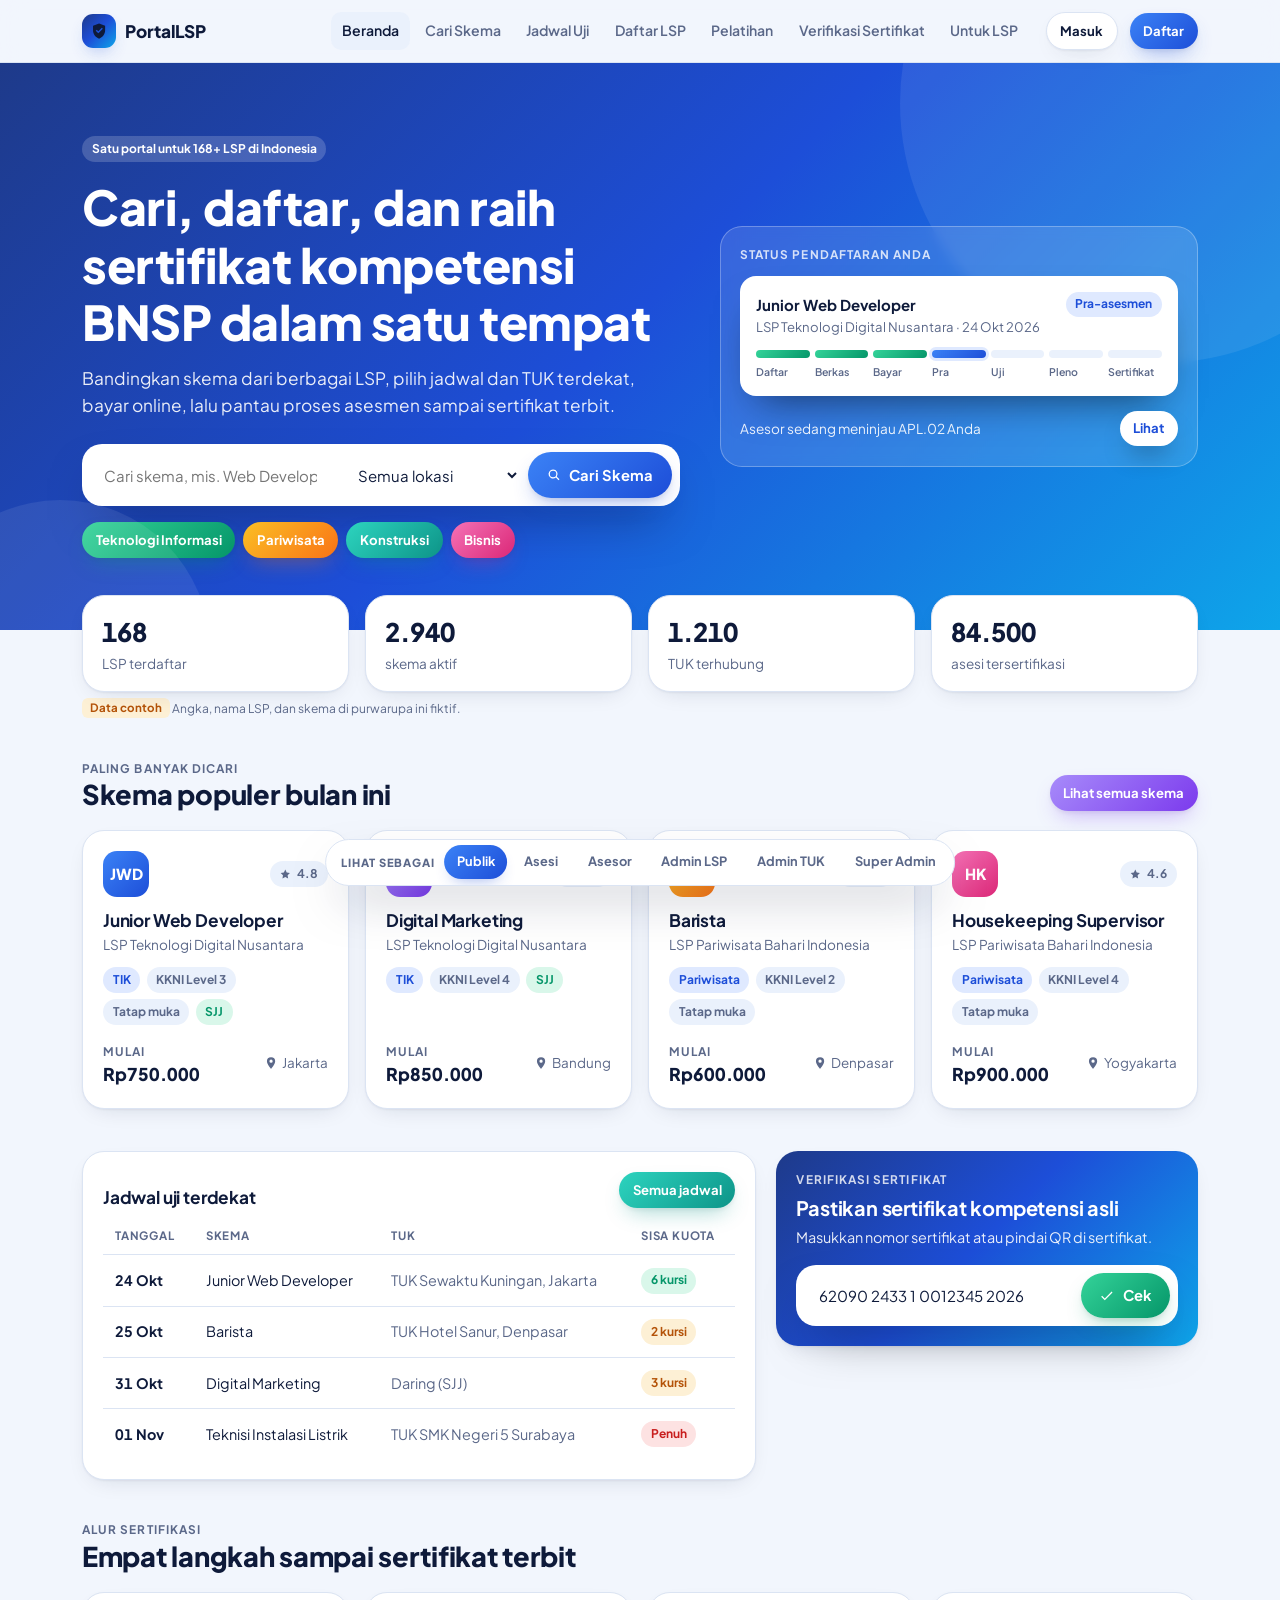
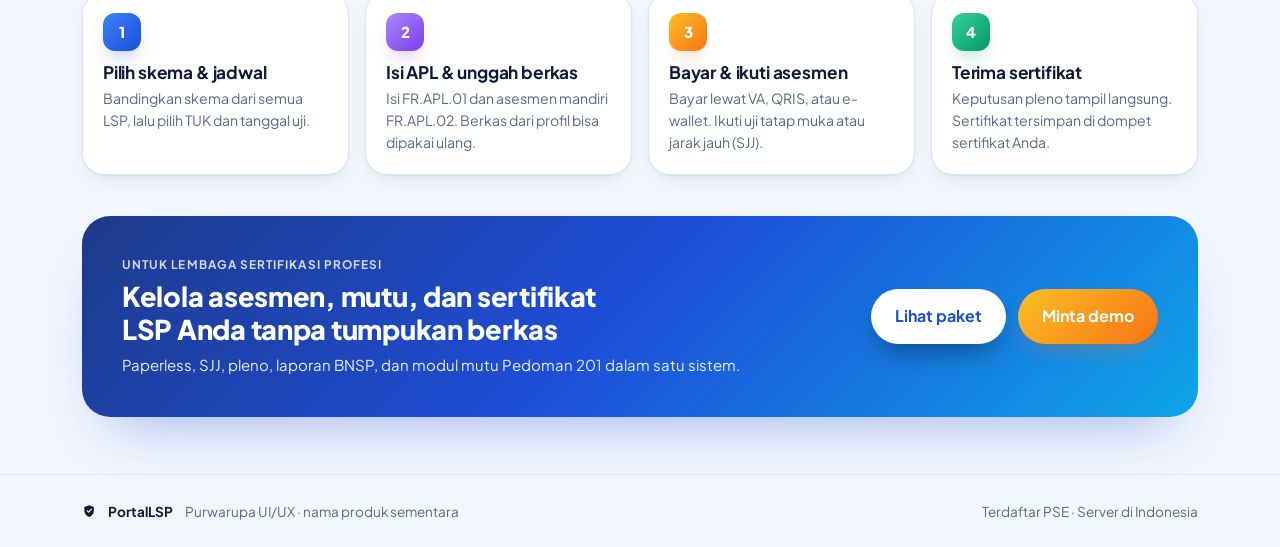
<file: deploy/index.html>
<!doctype html>
<html lang="id">
<head>
<meta charset="utf-8">
<meta name="viewport" content="width=device-width, initial-scale=1, viewport-fit=cover">
<meta name="robots" content="noindex, nofollow">
<title>Purwarupa Portal LSP</title>
<link rel="preconnect" href="https://fonts.googleapis.com">
<link rel="preconnect" href="https://fonts.gstatic.com" crossorigin>
<link rel="stylesheet" href="https://fonts.googleapis.com/css2?family=Plus+Jakarta+Sans:wght@400;500;600;700;800&family=JetBrains+Mono:wght@500&display=swap">
<style>
/* Layout: portal publik (topbar + konten) dan aplikasi (sidebar gradasi biru + konten); tombol gradasi warna-warni berbayang melayang */
:root{
  --bg:#f2f6fd; --surface:#ffffff; --surface-2:#eaf1fc; --fg:#0e1a3a; --muted:#5b6889; --line:#dbe4f3;
  --brand-a:#1e3a8a; --brand-b:#1d4ed8; --brand-c:#0ea5e9;
  --grad:linear-gradient(135deg,var(--brand-a) 0%,var(--brand-b) 48%,var(--brand-c) 100%);
  --g-blue:linear-gradient(135deg,#3b82f6,#1d4ed8); --s-blue:rgba(29,78,216,.45);
  --g-green:linear-gradient(135deg,#34d399,#059669); --s-green:rgba(5,150,105,.42);
  --g-orange:linear-gradient(135deg,#fbbf24,#f97316); --s-orange:rgba(249,115,22,.42);
  --g-pink:linear-gradient(135deg,#f472b6,#db2777); --s-pink:rgba(219,39,119,.42);
  --g-purple:linear-gradient(135deg,#a78bfa,#7c3aed); --s-purple:rgba(124,58,237,.42);
  --g-teal:linear-gradient(135deg,#2dd4bf,#0d9488); --s-teal:rgba(13,148,136,.42);
  --g-red:linear-gradient(135deg,#f87171,#dc2626); --s-red:rgba(220,38,38,.42);
  --ok:#059669; --ok-bg:#d9f7ea; --warn:#b45309; --warn-bg:#fdf0d5; --bad:#c81e1e; --bad-bg:#fde2e2; --info:#1d4ed8; --info-bg:#dfe9ff;
  --card-shadow:0 1px 2px rgba(14,26,58,.05),0 8px 24px -12px rgba(14,26,58,.18);
  --font:"Plus Jakarta Sans",ui-sans-serif,system-ui,-apple-system,"Segoe UI",Roboto,sans-serif;
  --mono:"JetBrains Mono",ui-monospace,SFMono-Regular,Menlo,Consolas,monospace;
  --r-sm:10px; --r-md:16px; --r-lg:22px;
}
@media (prefers-color-scheme: dark){:root:not([data-theme="light"]){
  --bg:#0a1126; --surface:#111a35; --surface-2:#172347; --fg:#e7edff; --muted:#9aa8cd; --line:#25335f;
  --brand-a:#172b6b; --brand-b:#1d4ed8; --brand-c:#0891b2;
  --ok:#34d399; --ok-bg:#0f3a2c; --warn:#fbbf24; --warn-bg:#3d2c0c; --bad:#f87171; --bad-bg:#431818; --info:#93b4ff; --info-bg:#1a2a5c;
  --card-shadow:0 1px 2px rgba(0,0,0,.3),0 10px 28px -12px rgba(0,0,0,.6); color-scheme:dark}}
:root[data-theme="dark"]{
  --bg:#0a1126; --surface:#111a35; --surface-2:#172347; --fg:#e7edff; --muted:#9aa8cd; --line:#25335f;
  --brand-a:#172b6b; --brand-b:#1d4ed8; --brand-c:#0891b2;
  --ok:#34d399; --ok-bg:#0f3a2c; --warn:#fbbf24; --warn-bg:#3d2c0c; --bad:#f87171; --bad-bg:#431818; --info:#93b4ff; --info-bg:#1a2a5c;
  --card-shadow:0 1px 2px rgba(0,0,0,.3),0 10px 28px -12px rgba(0,0,0,.6); color-scheme:dark}

*{box-sizing:border-box}
html,body{height:100%}
body{margin:0;background:var(--bg);color:var(--fg);font-family:var(--font);font-size:15px;line-height:1.55;-webkit-font-smoothing:antialiased}
h1,h2,h3,h4{margin:0;line-height:1.2;text-wrap:balance;letter-spacing:-.01em}
h1{font-size:clamp(1.9rem,4.4vw,3rem);font-weight:800}
h2{font-size:clamp(1.3rem,2.4vw,1.7rem);font-weight:800}
h3{font-size:1.08rem;font-weight:700}
p{margin:0}
a{color:inherit}
.muted{color:var(--muted)}
.mono{font-family:var(--mono);font-size:.86em;letter-spacing:0}
.num{font-variant-numeric:tabular-nums}
.eyebrow{font-size:.74rem;font-weight:700;letter-spacing:.09em;text-transform:uppercase;color:var(--muted)}
:focus-visible{outline:3px solid var(--brand-c);outline-offset:2px;border-radius:8px}

/* ---------- Tombol warna-warni melayang ---------- */
.btn{--g:var(--g-blue);--s:var(--s-blue);display:inline-flex;align-items:center;justify-content:center;gap:.5rem;border:0;cursor:pointer;
  font:inherit;font-weight:700;font-size:.92rem;color:#fff;background:var(--g);padding:.72rem 1.15rem;border-radius:999px;
  box-shadow:0 10px 22px -8px var(--s),0 2px 4px rgba(0,0,0,.06);transition:transform .18s ease,box-shadow .18s ease;white-space:nowrap;text-decoration:none}
.btn:hover{transform:translateY(-3px);box-shadow:0 18px 30px -10px var(--s),0 3px 6px rgba(0,0,0,.08)}
.btn:active{transform:translateY(-1px)}
.btn.sm{padding:.48rem .85rem;font-size:.82rem}
.btn.lg{padding:.95rem 1.5rem;font-size:1rem}
.btn.green{--g:var(--g-green);--s:var(--s-green)} .btn.orange{--g:var(--g-orange);--s:var(--s-orange)}
.btn.pink{--g:var(--g-pink);--s:var(--s-pink)} .btn.purple{--g:var(--g-purple);--s:var(--s-purple)}
.btn.teal{--g:var(--g-teal);--s:var(--s-teal)} .btn.red{--g:var(--g-red);--s:var(--s-red)}
.btn.ghost{background:var(--surface);color:var(--fg);box-shadow:var(--card-shadow);border:1px solid var(--line)}
.btn.white{background:#fff;color:#1d4ed8;box-shadow:0 14px 28px -10px rgba(0,0,0,.45)}
.btn.glass{background:rgba(255,255,255,.16);color:#fff;border:1px solid rgba(255,255,255,.35);box-shadow:0 10px 24px -12px rgba(0,0,0,.4)}
.ico{width:1.05em;height:1.05em;flex:none}

/* ---------- Kartu, chip, tabel ---------- */
.card{background:var(--surface);border:1px solid var(--line);border-radius:var(--r-lg);box-shadow:var(--card-shadow);padding:1.25rem;min-width:0}
.chip{display:inline-flex;align-items:center;gap:.35rem;font-size:.75rem;font-weight:700;padding:.22rem .6rem;border-radius:999px;white-space:nowrap}
.chip.ok{background:var(--ok-bg);color:var(--ok)} .chip.warn{background:var(--warn-bg);color:var(--warn)}
.chip.bad{background:var(--bad-bg);color:var(--bad)} .chip.info{background:var(--info-bg);color:var(--info)}
.chip.plain{background:var(--surface-2);color:var(--muted)}
.dot{width:.55rem;height:.55rem;border-radius:50%;display:inline-block;flex:none}
.table-wrap{overflow-x:auto;border-radius:var(--r-md)}
table{width:100%;border-collapse:collapse;font-size:.9rem}
th{text-align:left;font-size:.72rem;letter-spacing:.07em;text-transform:uppercase;color:var(--muted);font-weight:700;padding:.6rem .75rem;border-bottom:1px solid var(--line);white-space:nowrap}
td{padding:.75rem;border-bottom:1px solid var(--line);vertical-align:middle}
tr:last-child td{border-bottom:0}
.row{display:flex;gap:.75rem;align-items:center;flex-wrap:wrap}
.spread{display:flex;justify-content:space-between;align-items:center;gap:.75rem;flex-wrap:wrap}
.stack{display:flex;flex-direction:column;gap:1rem}
.grid{display:grid;gap:1rem}
.g2{grid-template-columns:repeat(2,minmax(0,1fr))} .g3{grid-template-columns:repeat(3,minmax(0,1fr))} .g4{grid-template-columns:repeat(4,minmax(0,1fr))}
input,select,textarea{font:inherit;color:var(--fg);background:var(--surface);border:1px solid var(--line);border-radius:12px;padding:.7rem .9rem;width:100%;min-width:0}
label.f{display:flex;flex-direction:column;gap:.35rem;font-size:.82rem;font-weight:600;color:var(--muted)}
.tabs{display:flex;gap:.4rem;flex-wrap:wrap}
.flow{display:flex;gap:.35rem;flex-wrap:wrap;align-items:center;font-size:.78rem;font-weight:700}
.flow span{padding:.3rem .65rem;border-radius:999px;background:var(--surface-2);color:var(--muted)}
.flow i{font-style:normal;color:var(--muted)}
.qitem{display:flex;flex-direction:column;gap:.3rem;text-align:left;width:100%;background:var(--surface);border:1.5px solid var(--line);border-radius:14px;padding:.8rem .9rem;cursor:pointer;font:inherit;color:var(--fg)}
.qitem.on{border-color:var(--brand-b);background:var(--info-bg)}
.checklist{display:grid;gap:.45rem;margin:0;padding:0;list-style:none;font-size:.9rem}
.checklist label{display:flex;gap:.6rem;align-items:flex-start;cursor:pointer}
.checklist input{width:auto;margin-top:.25rem}
.navbadge{margin-left:auto;background:var(--g-orange);color:#fff;font-size:.68rem;font-weight:800;border-radius:999px;padding:.05rem .45rem;box-shadow:0 6px 12px -6px var(--s-orange)}
.sample{font-size:.72rem;font-weight:700;color:var(--warn);background:var(--warn-bg);padding:.15rem .5rem;border-radius:6px}

/* ---------- Portal publik ---------- */
.wrap{max-width:1180px;margin:0 auto;padding-inline:clamp(16px,4vw,32px)}
.topbar{position:sticky;top:env(safe-area-inset-top,0px);z-index:40;background:color-mix(in srgb,var(--bg) 82%,transparent);backdrop-filter:blur(12px);border-bottom:1px solid var(--line)}
.topbar .wrap{display:flex;align-items:center;gap:1rem;padding-block:.75rem}
.logo{display:flex;align-items:center;gap:.55rem;font-weight:800;font-size:1.08rem;cursor:pointer;background:none;border:0;color:inherit;font-family:inherit;padding:0}
.logo-mark{width:34px;height:34px;border-radius:11px;background:var(--grad);display:grid;place-items:center;box-shadow:0 8px 18px -8px var(--s-blue)}
.nav{display:flex;gap:.2rem;margin-left:auto;flex-wrap:wrap}
.nav button{background:none;border:0;font:inherit;font-weight:600;font-size:.88rem;color:var(--muted);padding:.5rem .7rem;border-radius:10px;cursor:pointer}
.nav button:hover,.nav button.on{color:var(--fg);background:var(--surface-2)}
.menu-btn{display:none;margin-left:auto}
.hero{background:var(--grad);color:#fff;position:relative;overflow:hidden}
.hero::before,.hero::after{content:"";position:absolute;border-radius:50%;background:rgba(255,255,255,.08);pointer-events:none}
.hero::before{width:520px;height:520px;right:-140px;top:-220px}
.hero::after{width:300px;height:300px;left:-90px;bottom:-170px}
.hero .wrap{position:relative;padding-block:clamp(2.5rem,7vw,4.5rem);display:grid;grid-template-columns:1.25fr 1fr;gap:2.5rem;align-items:center}
.hero p.lead{font-size:1.08rem;opacity:.9;max-width:52ch;margin-top:.9rem}
.search{margin-top:1.6rem;background:var(--surface);color:var(--fg);border-radius:20px;padding:.5rem;display:flex;gap:.5rem;box-shadow:0 24px 50px -20px rgba(0,0,0,.5);flex-wrap:wrap}
.search input,.search select{border:0;background:transparent;flex:1 1 180px}
.search select{flex:0 1 180px}
.quick{display:flex;gap:.5rem;flex-wrap:wrap;margin-top:1rem}
.hero-card{background:rgba(255,255,255,.12);border:1px solid rgba(255,255,255,.28);border-radius:var(--r-lg);padding:1.2rem;backdrop-filter:blur(6px)}
.hero-card .cert{background:#fff;color:#0e1a3a;border-radius:16px;padding:1rem;box-shadow:0 20px 40px -18px rgba(0,0,0,.55)}
.stats{display:grid;grid-template-columns:repeat(4,minmax(0,1fr));gap:1rem;margin-top:-2.2rem;position:relative;z-index:2}
.stat{background:var(--surface);border-radius:var(--r-lg);padding:1rem 1.2rem;box-shadow:var(--card-shadow);border:1px solid var(--line)}
.stat b{font-size:1.6rem;font-weight:800;display:block;font-variant-numeric:tabular-nums}
section.block{padding-block:2.6rem}
.sec-head{display:flex;justify-content:space-between;align-items:end;gap:1rem;margin-bottom:1.2rem;flex-wrap:wrap}
.skema{display:flex;flex-direction:column;gap:.8rem;transition:transform .18s ease,box-shadow .18s ease;cursor:pointer}
.skema:hover{transform:translateY(-4px);box-shadow:0 22px 40px -18px var(--s-blue)}
.skema .badge{width:46px;height:46px;border-radius:14px;display:grid;place-items:center;color:#fff;font-weight:800;font-size:.95rem}
.skema .meta{display:flex;gap:.4rem;flex-wrap:wrap}
.price{font-weight:800;font-size:1.1rem;font-variant-numeric:tabular-nums}
.steps{display:grid;grid-template-columns:repeat(4,minmax(0,1fr));gap:1rem}
.step-n{width:38px;height:38px;border-radius:12px;display:grid;place-items:center;color:#fff;font-weight:800;margin-bottom:.7rem}
.cta{background:var(--grad);color:#fff;border-radius:28px;padding:clamp(1.5rem,4vw,2.5rem);display:flex;justify-content:space-between;align-items:center;gap:1.5rem;flex-wrap:wrap;box-shadow:0 30px 60px -30px var(--s-blue)}
.filters{display:flex;gap:.5rem;flex-wrap:wrap}
.fchip{border:1px solid var(--line);background:var(--surface);color:var(--fg);font:inherit;font-weight:600;font-size:.84rem;padding:.45rem .85rem;border-radius:999px;cursor:pointer}
.fchip.on{background:var(--g-blue);color:#fff;border-color:transparent;box-shadow:0 8px 18px -8px var(--s-blue)}
.layout-2{display:grid;grid-template-columns:minmax(0,1.6fr) minmax(0,1fr);gap:1.25rem;align-items:start}
.sched-opt{display:flex;gap:.8rem;align-items:center;border:1.5px solid var(--line);border-radius:14px;padding:.8rem;cursor:pointer}
.sched-opt.on{border-color:var(--brand-b);background:var(--info-bg)}
.stepper{display:flex;gap:.4rem;flex-wrap:wrap;margin-bottom:1.2rem}
.stepper span{flex:1 1 120px;font-size:.78rem;font-weight:700;padding:.5rem .7rem;border-radius:12px;background:var(--surface-2);color:var(--muted)}
.stepper span.done{background:var(--ok-bg);color:var(--ok)} .stepper span.now{background:var(--g-blue);color:#fff;box-shadow:0 8px 18px -8px var(--s-blue)}
.pay{display:grid;grid-template-columns:repeat(3,minmax(0,1fr));gap:.7rem}
.pay label{border:1.5px solid var(--line);border-radius:14px;padding:.8rem;display:flex;gap:.6rem;align-items:center;cursor:pointer;font-weight:600}
.pay input{width:auto}
.plans{display:grid;grid-template-columns:repeat(3,minmax(0,1fr));gap:1.2rem;align-items:start}
.plan.feat{border:2px solid var(--brand-b);transform:translateY(-8px)}
.plan ul{padding-left:1.1rem;margin:.6rem 0 0;display:grid;gap:.35rem;font-size:.9rem}
footer{border-top:1px solid var(--line);padding-block:1.6rem;margin-top:1rem;font-size:.85rem}

/* ---------- Aplikasi (setelah login) ---------- */
.app{display:grid;grid-template-columns:262px minmax(0,1fr);min-height:100%}
.side{background:var(--grad);color:#fff;padding:1.1rem .85rem;display:flex;flex-direction:column;gap:1rem;position:sticky;top:0;height:100vh;overflow-y:auto}
.side .logo{color:#fff}
.side .logo-mark{background:rgba(255,255,255,.18);box-shadow:none}
.tenant{background:rgba(255,255,255,.12);border:1px solid rgba(255,255,255,.22);border-radius:14px;padding:.7rem .8rem;font-size:.8rem}
.tenant b{display:block;font-size:.9rem}
.side nav{display:flex;flex-direction:column;gap:.15rem}
.side nav button{display:flex;align-items:center;gap:.65rem;background:none;border:0;color:rgba(255,255,255,.82);font:inherit;font-weight:600;font-size:.88rem;padding:.6rem .7rem;border-radius:12px;cursor:pointer;text-align:left}
.side nav button:hover{background:rgba(255,255,255,.12);color:#fff}
.side nav button.on{background:#fff;color:#1d4ed8;box-shadow:0 12px 24px -12px rgba(0,0,0,.55)}
.side nav .grp{font-size:.66rem;letter-spacing:.1em;text-transform:uppercase;opacity:.6;padding:.7rem .7rem .2rem;font-weight:700}
.main{min-width:0;display:flex;flex-direction:column}
.apptop{position:sticky;top:env(safe-area-inset-top,0px);z-index:30;background:color-mix(in srgb,var(--bg) 85%,transparent);backdrop-filter:blur(10px);border-bottom:1px solid var(--line);padding:.7rem clamp(16px,3vw,28px);display:flex;align-items:center;gap:.8rem;flex-wrap:wrap}
.apptop select{width:auto;padding:.5rem .8rem;font-weight:600;font-size:.86rem}
.avatar{width:36px;height:36px;border-radius:50%;background:var(--g-pink);color:#fff;display:grid;place-items:center;font-weight:800;font-size:.85rem;box-shadow:0 8px 16px -8px var(--s-pink)}
.bell{position:relative;background:var(--surface);border:1px solid var(--line);border-radius:12px;width:38px;height:38px;display:grid;place-items:center;cursor:pointer;color:var(--fg)}
.bell i{position:absolute;top:-4px;right:-4px;background:var(--g-red);color:#fff;font-style:normal;font-size:.65rem;font-weight:800;border-radius:999px;padding:.05rem .35rem}
.content{padding:clamp(16px,3vw,28px);display:flex;flex-direction:column;gap:1.25rem}
.kpi{display:flex;gap:.9rem;align-items:center}
.kpi .k-ico{width:46px;height:46px;border-radius:14px;display:grid;place-items:center;color:#fff;flex:none}
.kpi b{font-size:1.5rem;font-weight:800;display:block;font-variant-numeric:tabular-nums;line-height:1.1}
.track{display:grid;grid-template-columns:repeat(7,minmax(0,1fr));gap:.3rem;margin-top:.8rem}
.track div{height:8px;border-radius:99px;background:var(--surface-2)}
.track div.d{background:var(--g-green)} .track div.n{background:var(--g-blue);box-shadow:0 0 0 3px var(--info-bg)}
.track-l{display:grid;grid-template-columns:repeat(7,minmax(0,1fr));gap:.3rem;font-size:.66rem;color:var(--muted);margin-top:.35rem;font-weight:600}
.cert-card{border-radius:var(--r-lg);padding:1.1rem;color:#fff;position:relative;overflow:hidden;box-shadow:0 18px 34px -16px var(--s)}
.cert-card::after{content:"";position:absolute;width:160px;height:160px;border-radius:50%;background:rgba(255,255,255,.12);right:-50px;top:-60px}
.funnel{display:flex;flex-direction:column;gap:.55rem}
.funnel .bar{height:30px;border-radius:10px;display:flex;align-items:center;padding-inline:.7rem;color:#fff;font-weight:700;font-size:.8rem;min-width:max-content}
.day{display:grid;grid-template-columns:70px minmax(0,1fr);gap:.8rem;padding:.75rem 0;border-bottom:1px solid var(--line)}
.day:last-child{border-bottom:0}
.ev{border-left:4px solid var(--c);background:var(--surface-2);border-radius:10px;padding:.55rem .75rem;margin-bottom:.45rem}
.ev:last-child{margin-bottom:0}
.alert{display:flex;gap:.7rem;align-items:flex-start;padding:.75rem .9rem;border-radius:14px}
.alert.warn{background:var(--warn-bg);color:var(--warn)} .alert.bad{background:var(--bad-bg);color:var(--bad)} .alert.info{background:var(--info-bg);color:var(--info)}
.empty{text-align:center;padding:2.5rem 1rem}
.empty ul{display:inline-grid;gap:.4rem;text-align:left;margin:1rem 0 0;padding-left:1.2rem}
.menu-mobile{display:none}

/* ---------- Bar demo melayang ---------- */
.demo{position:fixed;left:50%;transform:translateX(-50%);bottom:calc(14px + env(safe-area-inset-bottom,0px));z-index:60;background:var(--surface);border:1px solid var(--line);border-radius:999px;box-shadow:0 22px 50px -18px rgba(14,26,58,.55);padding:.35rem;display:flex;gap:.25rem;align-items:center;max-width:calc(100vw - 24px);overflow-x:auto}
.demo span{font-size:.7rem;font-weight:800;letter-spacing:.08em;text-transform:uppercase;color:var(--muted);padding-inline:.6rem .3rem;white-space:nowrap}
.demo button{border:0;background:none;font:inherit;font-weight:700;font-size:.8rem;padding:.45rem .8rem;border-radius:999px;color:var(--muted);cursor:pointer;white-space:nowrap}
.demo button.on{background:var(--g-blue);color:#fff;box-shadow:0 8px 16px -8px var(--s-blue)}
.toast{position:fixed;right:18px;bottom:calc(84px + env(safe-area-inset-bottom,0px));z-index:70;background:var(--g-green);color:#fff;font-weight:700;padding:.8rem 1.1rem;border-radius:14px;box-shadow:0 18px 30px -12px var(--s-green);max-width:calc(100vw - 36px)}
body{padding-bottom:90px}

@media (max-width:980px){
  .hero .wrap,.layout-2{grid-template-columns:minmax(0,1fr)}
  .hero-card{display:none}
  .g4,.stats,.steps{grid-template-columns:repeat(2,minmax(0,1fr))}
  .g3,.plans{grid-template-columns:minmax(0,1fr)}
  .plan.feat{transform:none}
  .nav{display:none;position:absolute;top:100%;left:0;right:0;background:var(--surface);flex-direction:column;padding:.6rem;border-bottom:1px solid var(--line);box-shadow:var(--card-shadow)}
  .nav.open{display:flex}
  .menu-btn{display:inline-flex}
  .topbar .auth{display:none}
  .app{grid-template-columns:minmax(0,1fr)}
  .side{display:none}
  .menu-mobile{display:flex;gap:.4rem;overflow-x:auto;padding:.6rem clamp(16px,3vw,28px) 0;scrollbar-width:none}
  .menu-mobile button{flex:none;border:1px solid var(--line);background:var(--surface);color:var(--fg);font:inherit;font-weight:600;font-size:.8rem;padding:.4rem .75rem;border-radius:999px;cursor:pointer}
  .menu-mobile button.on{background:var(--g-blue);color:#fff;border-color:transparent}
}
@media (max-width:560px){
  .g2,.pay{grid-template-columns:minmax(0,1fr)}
  .stats,.g4{grid-template-columns:repeat(2,minmax(0,1fr))}
  .steps{grid-template-columns:minmax(0,1fr)}
  .search select{flex:1 1 100%}
  .search .btn{flex:1 1 100%}
}
@media (prefers-reduced-motion:reduce){*{transition:none!important;animation:none!important}.btn:hover,.skema:hover{transform:none}}
</style>

</head>
<body>
<div id="root"></div>
<div class="demo" role="tablist" aria-label="Lihat purwarupa sebagai">
  <span>Lihat sebagai</span>
  <button data-role="publik" class="on">Publik</button>
  <button data-role="asesi">Asesi</button>
  <button data-role="asesor">Asesor</button>
  <button data-role="admin">Admin LSP</button>
  <button data-role="tuk">Admin TUK</button>
  <button data-role="super">Super Admin</button>
</div>
<div class="toast" id="toast" hidden></div>

<script>
/* ===================== Data contoh ===================== */
const ICON = {
  search:'<path d="M11 4a7 7 0 1 0 4.4 12.4l4.1 4.1 1.4-1.4-4.1-4.1A7 7 0 0 0 11 4Zm0 2a5 5 0 1 1 0 10 5 5 0 0 1 0-10Z"/>',
  home:'<path d="M12 3 3 10v11h6v-6h6v6h6V10l-9-7Z"/>',
  doc:'<path d="M6 2h8l6 6v14H6V2Zm7 1.5V9h5.5L13 3.5ZM8 12h8v2H8v-2Zm0 4h8v2H8v-2Z"/>',
  cal:'<path d="M7 2h2v2h6V2h2v2h3v18H4V4h3V2Zm-1 8v10h12V10H6Z"/>',
  cert:'<path d="M4 4h16v12h-5l1 6-4-2-4 2 1-6H4V4Zm4 4v2h8V8H8Zm0 4v2h5v-2H8Z"/>',
  wallet:'<path d="M3 6h16a2 2 0 0 1 2 2v10a2 2 0 0 1-2 2H3V6Zm13 6a1.5 1.5 0 1 0 0 3 1.5 1.5 0 0 0 0-3ZM5 3h12v2H5V3Z"/>',
  users:'<path d="M9 11a4 4 0 1 0 0-8 4 4 0 0 0 0 8Zm-7 9a7 7 0 0 1 14 0v1H2v-1Zm15-9a3 3 0 1 0 0-6v6Zm1 2h-1.2A8.9 8.9 0 0 1 19 20v1h3v-1a6 6 0 0 0-4-7Z"/>',
  check:'<path d="m9 16.2-4.2-4.2-1.4 1.4L9 19 21 7l-1.4-1.4L9 16.2Z"/>',
  chat:'<path d="M4 4h16v12H8l-4 4V4Z"/>',
  chart:'<path d="M4 20V10h3v10H4Zm6.5 0V4h3v16h-3ZM17 20v-7h3v7h-3Z"/>',
  money:'<path d="M2 6h20v12H2V6Zm10 3a3 3 0 1 0 0 6 3 3 0 0 0 0-6ZM5 9v6h1V9H5Zm13 0v6h1V9h-1Z"/>',
  shield:'<path d="M12 2 4 5v6c0 5 3.4 9.5 8 11 4.6-1.5 8-6 8-11V5l-8-3Zm-1 13-3.5-3.5 1.4-1.4 2.1 2.1 4.6-4.6 1.4 1.4L11 15Z"/>',
  build:'<path d="M3 21V7l6-4 6 4v2h6v12H3Zm2-2h4v-3H5v3Zm0-5h4v-3H5v3Zm6 5h4v-3h-4v3Zm0-5h4v-3h-4v3Zm6 5h2v-3h-2v3Z"/>',
  gear:'<path d="m19.4 13 .1-1-.1-1 2.1-1.6-2-3.5-2.5 1a7 7 0 0 0-1.7-1L15 3h-4l-.4 2.6a7 7 0 0 0-1.7 1l-2.5-1-2 3.5L6.6 11l-.1 1 .1 1-2.1 1.6 2 3.5 2.5-1a7 7 0 0 0 1.7 1L11 21h4l.4-2.6a7 7 0 0 0 1.7-1l2.5 1 2-3.5-2.2-1.9ZM13 15a3 3 0 1 1 0-6 3 3 0 0 1 0 6Z"/>',
  bell:'<path d="M12 22a2.5 2.5 0 0 0 2.4-2h-4.8a2.5 2.5 0 0 0 2.4 2Zm7-6V11a7 7 0 0 0-5-6.7V3h-4v1.3A7 7 0 0 0 5 11v5l-2 2v1h18v-1l-2-2Z"/>',
  book:'<path d="M4 3h7a3 3 0 0 1 3 3v15a2 2 0 0 0-2-2H4V3Zm16 0h-4a3 3 0 0 0-1 .2V20a3 3 0 0 1 1-1h4V3Z"/>',
  pin:'<path d="M12 2a7 7 0 0 0-7 7c0 5 7 13 7 13s7-8 7-13a7 7 0 0 0-7-7Zm0 9.5A2.5 2.5 0 1 1 12 6a2.5 2.5 0 0 1 0 5.5Z"/>',
  menu:'<path d="M3 6h18v2H3V6Zm0 5h18v2H3v-2Zm0 5h18v2H3v-2Z"/>',
  qr:'<path d="M3 3h8v8H3V3Zm2 2v4h4V5H5Zm8-2h8v8h-8V3Zm2 2v4h4V5h-4ZM3 13h8v8H3v-8Zm2 2v4h4v-4H5Zm8-2h2v2h-2v-2Zm4 0h4v2h-2v2h-2v-4Zm-4 4h2v4h-2v-4Zm4 2h4v2h-4v-2Z"/>',
  star:'<path d="m12 3 2.7 5.6 6.1.9-4.4 4.3 1 6.1L12 17l-5.4 2.9 1-6.1-4.4-4.3 6.1-.9L12 3Z"/>',
  logout:'<path d="M10 3H4v18h6v-2H6V5h4V3Zm6.6 4.6L15.2 9l2 2H9v2h8.2l-2 2 1.4 1.4L21 12l-4.4-4.4Z"/>'
};
const ic = (n,c='ico') => `<svg class="${c}" viewBox="0 0 24 24" fill="currentColor" aria-hidden="true">${ICON[n]}</svg>`;
const rp = n => 'Rp' + n.toLocaleString('id-ID');
const GRAD = {blue:'var(--g-blue)',green:'var(--g-green)',orange:'var(--g-orange)',pink:'var(--g-pink)',purple:'var(--g-purple)',teal:'var(--g-teal)',red:'var(--g-red)'};

const SKEMA = [
  {id:'jwd',kode:'JWD',nama:'Junior Web Developer',bidang:'TIK',kkni:'Level 3',lsp:'LSP Teknologi Digital Nusantara',kota:'Jakarta',metode:['Tatap muka','SJJ'],harga:750000,unit:9,warna:'blue',rating:4.8},
  {id:'dm',kode:'DM',nama:'Digital Marketing',bidang:'TIK',kkni:'Level 4',lsp:'LSP Teknologi Digital Nusantara',kota:'Bandung',metode:['SJJ'],harga:850000,unit:7,warna:'purple',rating:4.7},
  {id:'brs',kode:'BRS',nama:'Barista',bidang:'Pariwisata',kkni:'Level 2',lsp:'LSP Pariwisata Bahari Indonesia',kota:'Denpasar',metode:['Tatap muka'],harga:600000,unit:8,warna:'orange',rating:4.9},
  {id:'hk',kode:'HK',nama:'Housekeeping Supervisor',bidang:'Pariwisata',kkni:'Level 4',lsp:'LSP Pariwisata Bahari Indonesia',kota:'Yogyakarta',metode:['Tatap muka'],harga:900000,unit:10,warna:'pink',rating:4.6},
  {id:'til',kode:'TIL',nama:'Teknisi Instalasi Listrik Bangunan',bidang:'Konstruksi',kkni:'Level 3',lsp:'LSP Konstruksi Mandiri',kota:'Surabaya',metode:['Tatap muka'],harga:1100000,unit:11,warna:'teal',rating:4.7},
  {id:'adm',kode:'APK',nama:'Pengelola Administrasi Perkantoran',bidang:'Bisnis',kkni:'Level 3',lsp:'LSP Manajemen Profesional',kota:'Jakarta',metode:['Tatap muka','SJJ'],harga:700000,unit:8,warna:'green',rating:4.5},
  {id:'ad',kode:'AD',nama:'Analis Data Junior',bidang:'TIK',kkni:'Level 4',lsp:'LSP Teknologi Digital Nusantara',kota:'Jakarta',metode:['SJJ'],harga:950000,unit:9,warna:'red',rating:4.8},
  {id:'las',kode:'LAS',nama:'Juru Las 3G SMAW',bidang:'Konstruksi',kkni:'Level 2',lsp:'LSP Konstruksi Mandiri',kota:'Batam',metode:['Tatap muka'],harga:1350000,unit:6,warna:'orange',rating:4.6}
];
const UNIT_JWD = [
  ['J.620100.004.02','Menggunakan struktur data'],
  ['J.620100.005.02','Mengimplementasikan user interface'],
  ['J.620100.011.01','Melakukan instalasi software tools pemrograman'],
  ['J.620100.012.01','Melakukan pengaturan software tools pemrograman'],
  ['J.620100.016.01','Menulis kode dengan prinsip sesuai guidelines dan best practices'],
  ['J.620100.017.02','Mengimplementasikan pemrograman terstruktur'],
  ['J.620100.019.02','Menggunakan library atau komponen pre-existing'],
  ['J.620100.023.02','Membuat dokumen kode program'],
  ['J.620100.025.02','Melakukan debugging']
];
const JADWAL = [
  {tgl:'Sab, 24 Okt 2026',jam:'08.00–16.00 WIB',tuk:'TUK Sewaktu Kuningan',kota:'Jakarta Selatan',metode:'Tatap muka',sisa:6,kuota:20},
  {tgl:'Sab, 31 Okt 2026',jam:'08.00–15.00 WIB',tuk:'Daring (SJJ) via Zoom',kota:'Seluruh Indonesia',metode:'SJJ',sisa:3,kuota:10},
  {tgl:'Sab, 14 Nov 2026',jam:'08.00–16.00 WIB',tuk:'TUK Tempat Kerja PT Data Prima',kota:'Jakarta Barat',metode:'Tatap muka',sisa:0,kuota:15}
];
const LSPS = [
  {nama:'LSP Teknologi Digital Nusantara',jenis:'P3',kota:'Jakarta',skema:42,tuk:18,warna:'blue',lisensi:'Berlaku s.d. Mar 2029'},
  {nama:'LSP Pariwisata Bahari Indonesia',jenis:'P3',kota:'Denpasar',skema:27,tuk:11,warna:'orange',lisensi:'Berlaku s.d. Jan 2028'},
  {nama:'LSP Konstruksi Mandiri',jenis:'P2',kota:'Surabaya',skema:19,tuk:9,warna:'teal',lisensi:'Berlaku s.d. Agu 2027'},
  {nama:'LSP Manajemen Profesional',jenis:'P3',kota:'Jakarta',skema:33,tuk:14,warna:'green',lisensi:'Berlaku s.d. Jun 2028'},
  {nama:'LSP Politeknik Negeri Maritim',jenis:'P1',kota:'Semarang',skema:15,tuk:4,warna:'purple',lisensi:'Berlaku s.d. Des 2027'},
  {nama:'LSP Kesehatan Nusa Husada',jenis:'P3',kota:'Medan',skema:21,tuk:7,warna:'pink',lisensi:'Berlaku s.d. Okt 2028'}
];

const KELAS = [
  {judul:'Persiapan Uji Junior Web Developer',info:'Online · 12 modul · 8 jam',warna:'blue',harga:350000,lsp:'LSP Teknologi Digital Nusantara'},
  {judul:'Teknik Latte Art untuk Barista',info:'Tatap muka · Denpasar',warna:'orange',harga:500000,lsp:'LSP Pariwisata Bahari Indonesia'},
  {judul:'Dasar K3 Kelistrikan',info:'Webinar · 2 sesi',warna:'teal',harga:0,lsp:'LSP Konstruksi Mandiri'}
];
/* Listing yang diajukan LSP ke etalase/LMS. Hanya status 'tayang' yang muncul di portal publik. */
const ME_LSP = 'LSP Teknologi Digital Nusantara';
let LISTINGS = [
  {id:'L1',tipe:'skema',judul:'Junior Web Developer',lsp:ME_LSP,harga:750000,status:'tayang',tgl:'02 Okt 2026',catatan:'',static:true},
  {id:'L2',tipe:'pelatihan',judul:'Persiapan Uji Junior Web Developer',lsp:ME_LSP,harga:350000,status:'tayang',tgl:'02 Okt 2026',catatan:'',static:true},
  {id:'L3',tipe:'skema',judul:'Pemrogram Junior (Junior Coder)',lsp:ME_LSP,harga:650000,status:'menunggu',tgl:'08 Okt 2026',catatan:'',
    pub:{id:'jc',kode:'JC',nama:'Pemrogram Junior (Junior Coder)',bidang:'TIK',kkni:'Level 2',lsp:ME_LSP,kota:'Jakarta',metode:['Tatap muka','SJJ'],harga:650000,unit:6,warna:'teal',rating:5.0},desc:'Skema untuk lulusan SMK RPL. Uji praktik membuat program sederhana dan wawancara.'},
  {id:'L4',tipe:'pelatihan',judul:'Bootcamp Laravel 5 Hari',lsp:ME_LSP,harga:1200000,status:'revisi',tgl:'05 Okt 2026',catatan:'Hapus kalimat "dijamin kompeten saat uji" di deskripsi. Cantumkan nama instruktur.',
    pub:{judul:'Bootcamp Laravel 5 Hari',info:'Tatap muka · Jakarta · 5 hari',warna:'purple',harga:1200000,lsp:ME_LSP},desc:'Belajar Laravel dari nol sampai deploy. Dijamin kompeten saat uji.'},
  {id:'L5',tipe:'skema',judul:'Barista Kopi Nusantara (jadwal Nov)',lsp:'LSP Pariwisata Bahari Indonesia',harga:600000,status:'menunggu',tgl:'07 Okt 2026',catatan:'',
    pub:{id:'brs2',kode:'BKN',nama:'Barista Kopi Nusantara',bidang:'Pariwisata',kkni:'Level 2',lsp:'LSP Pariwisata Bahari Indonesia',kota:'Denpasar',metode:['Tatap muka'],harga:600000,unit:7,warna:'orange',rating:5.0},desc:'Skema barista dengan fokus kopi nusantara. TUK Hotel Sanur.'},
  {id:'L6',tipe:'pelatihan',judul:'Kelas Persiapan Housekeeping Supervisor',lsp:'LSP Pariwisata Bahari Indonesia',harga:450000,status:'menunggu',tgl:'09 Okt 2026',catatan:'',
    pub:{judul:'Kelas Persiapan Housekeeping Supervisor',info:'Webinar · 3 sesi',warna:'pink',harga:450000,lsp:'LSP Pariwisata Bahari Indonesia'},desc:'Persiapan uji untuk supervisor housekeeping. Tidak wajib untuk mendaftar uji.'},
  {id:'L7',tipe:'skema',judul:'Teknisi Jaringan (paket korporat)',lsp:ME_LSP,harga:0,status:'draf',tgl:'—',catatan:''}
];
const ST = {draf:['plain','Draf'],menunggu:['warn','Menunggu persetujuan'],revisi:['bad','Perlu revisi'],tayang:['ok','Tayang'],ditolak:['bad','Ditolak']};
const allSkema = () => SKEMA.concat(LISTINGS.filter(l=>l.tipe==='skema'&&l.status==='tayang'&&l.pub&&!l.static).map(l=>({...l.pub,baru:true})));
const allKelas = () => KELAS.concat(LISTINGS.filter(l=>l.tipe==='pelatihan'&&l.status==='tayang'&&l.pub&&!l.static).map(l=>({...l.pub,baru:true})));
const antrean = () => LISTINGS.filter(l=>l.status==='menunggu');

/* ===================== State & helpers ===================== */
const S = {role:'publik', page:'beranda', skema:'jwd', filter:'Semua', q:'', jadwal:0, step:0, appPage:'dashboard', lspCtx:'all', navOpen:false, verif:false, etab:'semua', form:null, pick:null};
const $ = s => document.querySelector(s);
function toast(msg){const t=$('#toast');t.textContent=msg;t.hidden=false;clearTimeout(toast.h);toast.h=setTimeout(()=>t.hidden=true,2600)}
function go(page,extra={}){Object.assign(S,{page,navOpen:false},extra);render();window.scrollTo(0,0)}
function goApp(p){S.appPage=p;render();window.scrollTo(0,0)}

/* ===================== Portal publik ===================== */
const PUB_NAV = [['beranda','Beranda'],['cari','Cari Skema'],['jadwal','Jadwal Uji'],['lsp','Daftar LSP'],['lms','Pelatihan'],['verif','Verifikasi Sertifikat'],['untuk','Untuk LSP']];
function topbar(){
  return `<header class="topbar"><div class="wrap" style="position:relative">
    <button class="logo" data-go="beranda"><span class="logo-mark">${ic('shield')}</span>PortalLSP</button>
    <nav class="nav ${S.navOpen?'open':''}" aria-label="Menu utama">${PUB_NAV.map(([k,l])=>`<button data-go="${k}" class="${S.page===k||(k==='cari'&&S.page==='detail')?'on':''}">${l}</button>`).join('')}</nav>
    <div class="row auth"><button class="btn ghost sm" data-login="asesi">Masuk</button><button class="btn sm" data-login="asesi">Daftar</button></div>
    <button class="btn ghost sm menu-btn" id="menuBtn" aria-label="Buka menu">${ic('menu')}</button>
  </div></header>`;
}
function skemaCard(s){
  return `<article class="card skema" data-skema="${s.id}" tabindex="0">
    <div class="spread"><span class="badge" style="background:${GRAD[s.warna]}">${s.kode}</span>${s.baru?'<span class="chip ok">Baru</span>':`<span class="chip plain">${ic('star')}${s.rating}</span>`}</div>
    <div><h3>${s.nama}</h3><p class="muted" style="font-size:.85rem;margin-top:.2rem">${s.lsp}</p></div>
    <div class="meta"><span class="chip info">${s.bidang}</span><span class="chip plain">KKNI ${s.kkni}</span>${s.metode.map(m=>`<span class="chip ${m==='SJJ'?'ok':'plain'}">${m}</span>`).join('')}</div>
    <div class="spread" style="margin-top:auto"><div><span class="eyebrow">Mulai</span><div class="price">${rp(s.harga)}</div></div><span class="muted row" style="gap:.25rem;font-size:.84rem">${ic('pin')}${s.kota}</span></div>
  </article>`;
}
function pBeranda(){
  return `<section class="hero"><div class="wrap">
    <div>
      <span class="chip" style="background:rgba(255,255,255,.18);color:#fff">Satu portal untuk ${LSPS.length*28}+ LSP di Indonesia</span>
      <h1 style="margin-top:1rem">Cari, daftar, dan raih sertifikat kompetensi BNSP dalam satu tempat</h1>
      <p class="lead">Bandingkan skema dari berbagai LSP, pilih jadwal dan TUK terdekat, bayar online, lalu pantau proses asesmen sampai sertifikat terbit.</p>
      <form class="search" id="heroSearch">
        <input id="hq" placeholder="Cari skema, mis. Web Developer, Barista" aria-label="Cari skema">
        <select id="hk" aria-label="Lokasi"><option>Semua lokasi</option><option>Jakarta</option><option>Bandung</option><option>Surabaya</option><option>Denpasar</option></select>
        <button class="btn" type="submit">${ic('search')}Cari Skema</button>
      </form>
      <div class="quick">
        <button class="btn sm green" data-filter="TIK">Teknologi Informasi</button>
        <button class="btn sm orange" data-filter="Pariwisata">Pariwisata</button>
        <button class="btn sm teal" data-filter="Konstruksi">Konstruksi</button>
        <button class="btn sm pink" data-filter="Bisnis">Bisnis</button>
      </div>
    </div>
    <div class="hero-card">
      <p class="eyebrow" style="color:rgba(255,255,255,.8)">Status pendaftaran Anda</p>
      <div class="cert" style="margin-top:.7rem">
        <div class="spread"><b>Junior Web Developer</b><span class="chip info">Pra-asesmen</span></div>
        <p class="muted" style="font-size:.82rem">LSP Teknologi Digital Nusantara · 24 Okt 2026</p>
        <div class="track">${[1,1,1,2,0,0,0].map(v=>`<div class="${v===1?'d':v===2?'n':''}"></div>`).join('')}</div>
        <div class="track-l"><span>Daftar</span><span>Berkas</span><span>Bayar</span><span>Pra</span><span>Uji</span><span>Pleno</span><span>Sertifikat</span></div>
      </div>
      <div class="row" style="margin-top:.9rem;justify-content:space-between"><span style="font-size:.85rem;opacity:.9">Asesor sedang meninjau APL.02 Anda</span><button class="btn sm white" data-login="asesi">Lihat</button></div>
    </div>
  </div></section>
  <div class="wrap"><div class="stats">
    ${[['168','LSP terdaftar'],['2.940','skema aktif'],['1.210','TUK terhubung'],['84.500','asesi tersertifikasi']].map(([b,l])=>`<div class="stat"><b>${b}</b><span class="muted" style="font-size:.85rem">${l}</span></div>`).join('')}
  </div><p class="muted" style="font-size:.75rem;margin-top:.5rem"><span class="sample">Data contoh</span> Angka, nama LSP, dan skema di purwarupa ini fiktif.</p></div>

  <section class="block"><div class="wrap">
    <div class="sec-head"><div><p class="eyebrow">Paling banyak dicari</p><h2>Skema populer bulan ini</h2></div><button class="btn sm purple" data-go="cari">Lihat semua skema</button></div>
    <div class="grid g4">${SKEMA.slice(0,4).map(skemaCard).join('')}</div>
  </div></section>

  <section class="block" style="padding-top:0"><div class="wrap layout-2">
    <div class="card">
      <div class="sec-head" style="margin-bottom:.6rem"><h3>Jadwal uji terdekat</h3><button class="btn sm teal" data-go="jadwal">Semua jadwal</button></div>
      <div class="table-wrap"><table><thead><tr><th>Tanggal</th><th>Skema</th><th>TUK</th><th>Sisa kuota</th></tr></thead><tbody>
        ${[['24 Okt','Junior Web Developer','TUK Sewaktu Kuningan, Jakarta',6],['25 Okt','Barista','TUK Hotel Sanur, Denpasar',2],['31 Okt','Digital Marketing','Daring (SJJ)',3],['01 Nov','Teknisi Instalasi Listrik','TUK SMK Negeri 5 Surabaya',0]].map(r=>`<tr><td class="num"><b>${r[0]}</b></td><td>${r[1]}</td><td class="muted">${r[2]}</td><td>${r[3]?`<span class="chip ${r[3]<=3?'warn':'ok'}">${r[3]} kursi</span>`:'<span class="chip bad">Penuh</span>'}</td></tr>`).join('')}
      </tbody></table></div>
    </div>
    <div class="card" style="background:var(--grad);color:#fff;border:0">
      <p class="eyebrow" style="color:rgba(255,255,255,.8)">Verifikasi sertifikat</p>
      <h3 style="margin-top:.4rem;font-size:1.25rem">Pastikan sertifikat kompetensi asli</h3>
      <p style="opacity:.9;font-size:.9rem;margin-top:.4rem">Masukkan nomor sertifikat atau pindai QR di sertifikat.</p>
      <div class="search" style="margin-top:1rem"><input placeholder="Nomor sertifikat" value="62090 2433 1 0012345 2026" aria-label="Nomor sertifikat"><button class="btn green" data-go="verif" data-verif="1">${ic('check')}Cek</button></div>
    </div>
  </div></section>

  <section class="block" style="padding-top:0"><div class="wrap">
    <div class="sec-head"><div><p class="eyebrow">Alur sertifikasi</p><h2>Empat langkah sampai sertifikat terbit</h2></div></div>
    <div class="steps">
      ${[['blue','Pilih skema & jadwal','Bandingkan skema dari semua LSP, lalu pilih TUK dan tanggal uji.'],['purple','Isi APL & unggah berkas','Isi FR.APL.01 dan asesmen mandiri FR.APL.02. Berkas dari profil bisa dipakai ulang.'],['orange','Bayar & ikuti asesmen','Bayar lewat VA, QRIS, atau e-wallet. Ikuti uji tatap muka atau jarak jauh (SJJ).'],['green','Terima sertifikat','Keputusan pleno tampil langsung. Sertifikat tersimpan di dompet sertifikat Anda.']].map((s,i)=>`<div class="card"><div class="step-n" style="background:${GRAD[s[0]]};box-shadow:0 10px 20px -8px var(--s-${s[0]})">${i+1}</div><h3>${s[1]}</h3><p class="muted" style="font-size:.88rem;margin-top:.35rem">${s[2]}</p></div>`).join('')}
    </div>
  </div></section>

  <section class="block" style="padding-top:0"><div class="wrap"><div class="cta">
    <div style="max-width:60ch"><p class="eyebrow" style="color:rgba(255,255,255,.8)">Untuk Lembaga Sertifikasi Profesi</p><h2 style="margin-top:.35rem">Kelola asesmen, mutu, dan sertifikat LSP Anda tanpa tumpukan berkas</h2><p style="opacity:.9;margin-top:.5rem">Paperless, SJJ, pleno, laporan BNSP, dan modul mutu Pedoman 201 dalam satu sistem.</p></div>
    <div class="row"><button class="btn lg white" data-go="untuk">Lihat paket</button><button class="btn lg orange" data-go="untuk">Minta demo</button></div>
  </div></div></section>`;
}
function pCari(){
  const bidang=['Semua','TIK','Pariwisata','Konstruksi','Bisnis'];
  const list=allSkema().filter(s=>(S.filter==='Semua'||s.bidang===S.filter)&&(!S.q||s.nama.toLowerCase().includes(S.q.toLowerCase())));
  return `<section class="block"><div class="wrap stack">
    <div><p class="eyebrow">Marketplace skema</p><h2>Cari skema dari semua LSP</h2></div>
    <div class="card stack" style="gap:.8rem">
      <div class="row"><input id="cq" placeholder="Cari nama skema" value="${S.q}" style="flex:1 1 260px" aria-label="Cari nama skema"><select style="flex:0 1 200px" aria-label="Lokasi"><option>Semua lokasi</option><option>Jakarta</option><option>Surabaya</option></select><select style="flex:0 1 200px" aria-label="Metode"><option>Semua metode</option><option>Tatap muka</option><option>SJJ (jarak jauh)</option></select></div>
      <div class="filters">${bidang.map(b=>`<button class="fchip ${S.filter===b?'on':''}" data-filter="${b}">${b}</button>`).join('')}</div>
    </div>
    <div class="spread"><p class="muted"><b class="num" style="color:var(--fg)">${list.length}</b> skema ditemukan · diurutkan berdasarkan relevansi</p><span class="chip plain">Hanya skema berlisensi BNSP aktif</span></div>
    <div class="grid g4">${list.map(skemaCard).join('')||'<div class="card empty" style="grid-column:1/-1"><h3>Belum ada skema yang cocok</h3><p class="muted">Coba kata kunci lain atau pilih bidang "Semua".</p></div>'}</div>
  </div></section>`;
}
function pDetail(){
  const s=allSkema().find(x=>x.id===S.skema)||SKEMA[0];
  const j=JADWAL[S.jadwal];
  const steps=['Pilih jadwal','Data diri','APL.01 & APL.02','Unggah berkas','Pembayaran'];
  let body='';
  if(S.step===0){
    body=`<div class="stack" style="gap:.6rem">${JADWAL.map((x,i)=>`<label class="sched-opt ${S.jadwal===i?'on':''}" ${x.sisa?'':'style="opacity:.55"'}><input type="radio" name="jd" value="${i}" ${S.jadwal===i?'checked':''} ${x.sisa?'':'disabled'} style="width:auto">
      <div style="flex:1;min-width:0"><b>${x.tgl}</b> · <span class="muted">${x.jam}</span><div class="muted" style="font-size:.85rem">${x.tuk} · ${x.kota}</div></div>
      ${x.sisa?`<span class="chip ${x.sisa<=3?'warn':'ok'}">Sisa ${x.sisa}/${x.kuota}</span>`:'<span class="chip bad">Penuh · daftar tunggu</span>'}</label>`).join('')}</div>`;
  } else if(S.step===1){
    body=`<div class="grid g2"><label class="f">Nama sesuai KTP<input id="f-nama" value="Rina Kartika Sari"></label><label class="f">NIK<input id="f-nik" class="mono" value="3174 0123 4567 0001"></label><label class="f">Email<input id="f-mail" value="rina.kartika@contoh.id"></label><label class="f">No. WhatsApp<input id="f-wa" value="0812 3456 7890"></label></div><p class="alert info" style="margin-top:1rem">${ic('check')}Data diambil dari profil Anda. Perubahan di sini tidak mengubah berkas yang sudah diajukan ke LSP lain.</p>`;
  } else if(S.step===2){
    body=`<p class="muted" style="margin-bottom:.8rem">Asesmen mandiri (FR.APL.02): nilai diri Anda untuk tiap unit kompetensi.</p><div class="table-wrap"><table><thead><tr><th>Unit</th><th>Judul</th><th>Kompeten?</th></tr></thead><tbody>${UNIT_JWD.slice(0,4).map((u,i)=>`<tr><td class="mono">${u[0]}</td><td>${u[1]}</td><td><span class="chip ${i===3?'warn':'ok'}">${i===3?'Belum yakin':'Ya'}</span></td></tr>`).join('')}</tbody></table></div><p class="muted" style="font-size:.82rem;margin-top:.6rem">+${UNIT_JWD.length-4} unit lainnya</p>`;
  } else if(S.step===3){
    body=`<div class="stack" style="gap:.55rem">${[['KTP','Dari profil','ok'],['Ijazah terakhir (SMK/D3/S1)','Dari profil','ok'],['Pas foto latar merah','Dari profil','ok'],['Sertifikat pelatihan pemrograman web','Belum diunggah','warn'],['Portofolio / bukti kerja','Opsional','plain']].map(r=>`<div class="spread card" style="padding:.75rem 1rem;box-shadow:none"><span class="row" style="gap:.6rem">${ic('doc')}<b style="font-size:.9rem">${r[0]}</b></span><span class="row"><span class="chip ${r[2]}">${r[1]}</span>${r[2]!=='ok'?'<button class="btn sm teal" data-toast="Berkas diunggah">Unggah</button>':''}</span></div>`).join('')}</div>`;
  } else {
    body=`<div class="pay">${[['Virtual Account BCA','blue'],['QRIS','green'],['GoPay / OVO','purple'],['Virtual Account BRI','teal'],['Virtual Account Mandiri','orange'],['Kode voucher mitra','pink']].map((p,i)=>`<label><input type="radio" name="pay" ${i===1?'checked':''}><span class="dot" style="background:${GRAD[p[1]]}"></span>${p[0]}</label>`).join('')}</div><p class="muted" style="font-size:.82rem;margin-top:.8rem">Pembayaran masuk langsung ke rekening ${s.lsp}.</p>`;
  }
  return `<section class="block"><div class="wrap stack">
    <button class="btn ghost sm" data-go="cari" style="align-self:flex-start">← Kembali ke pencarian</button>
    <div class="layout-2">
      <div class="stack">
        <div class="card" style="background:var(--grad);color:#fff;border:0">
          <div class="row"><span class="chip" style="background:rgba(255,255,255,.2);color:#fff">${s.bidang}</span><span class="chip" style="background:rgba(255,255,255,.2);color:#fff">KKNI ${s.kkni}</span><span class="chip" style="background:rgba(255,255,255,.2);color:#fff">${s.unit} unit kompetensi</span></div>
          <h1 style="font-size:clamp(1.6rem,3.4vw,2.3rem);margin-top:.8rem">${s.nama}</h1>
          <p style="opacity:.9;margin-top:.4rem">${s.lsp} · Lisensi BNSP berlaku s.d. Mar 2029</p>
        </div>
        <div class="card">
          <div class="stepper">${steps.map((t,i)=>`<span class="${i<S.step?'done':i===S.step?'now':''}">${i+1}. ${t}</span>`).join('')}</div>
          <h3 style="margin-bottom:.9rem">${steps[S.step]}</h3>
          ${body}
          <div class="spread" style="margin-top:1.2rem">
            <button class="btn ghost" data-step="-1" ${S.step===0?'hidden':''}>Kembali</button>
            ${S.step<4?`<button class="btn ${['blue','purple','orange','teal'][S.step]}" data-step="1" style="margin-left:auto">Lanjut ke ${steps[S.step+1]}</button>`:`<button class="btn green lg" id="bayar" style="margin-left:auto">${ic('wallet')}Bayar ${rp(s.harga)}</button>`}
          </div>
        </div>
        <div class="card">
          <h3>Unit kompetensi</h3><p class="muted" style="font-size:.85rem">Mengacu SKKNI · <span class="sample">contoh</span></p>
          <div class="table-wrap" style="margin-top:.7rem"><table><thead><tr><th>Kode unit</th><th>Judul unit</th></tr></thead><tbody>${UNIT_JWD.map(u=>`<tr><td class="mono">${u[0]}</td><td>${u[1]}</td></tr>`).join('')}</tbody></table></div>
        </div>
      </div>
      <aside class="stack" style="position:sticky;top:80px">
        <div class="card">
          <p class="eyebrow">Ringkasan</p>
          <div class="stack" style="gap:.55rem;margin-top:.7rem;font-size:.9rem">
            <div class="spread"><span class="muted">Skema</span><b>${s.nama}</b></div>
            <div class="spread"><span class="muted">Jadwal</span><b>${j.tgl}</b></div>
            <div class="spread"><span class="muted">TUK</span><b style="text-align:right">${j.tuk}</b></div>
            <div class="spread"><span class="muted">Metode</span><span class="chip ${j.metode==='SJJ'?'ok':'plain'}">${j.metode}</span></div>
            <hr style="border:0;border-top:1px dashed var(--line);width:100%">
            <div class="spread"><span class="muted">Biaya uji</span><span class="num">${rp(s.harga)}</span></div>
            <div class="spread"><span class="muted">Biaya layanan</span><span class="num">Rp0</span></div>
            <div class="spread"><b>Total</b><span class="price">${rp(s.harga)}</span></div>
          </div>
        </div>
        <div class="card"><h3>Persyaratan dasar</h3><ul style="margin:.6rem 0 0;padding-left:1.1rem;display:grid;gap:.3rem;font-size:.9rem"><li>Minimal lulusan SMK/D3 bidang TIK, atau</li><li>Pengalaman kerja pemrograman web minimal 1 tahun</li><li>KTP dan pas foto berlatar merah</li></ul></div>
        <div class="card row" style="justify-content:space-between"><div><b>${s.lsp}</b><p class="muted" style="font-size:.82rem">Jakarta · 42 skema · 18 TUK</p></div><button class="btn sm purple" data-go="lsp">Profil LSP</button></div>
      </aside>
    </div>
  </div></section>`;
}
function pJadwal(){
  const rows=[['24 Okt 2026','Junior Web Developer','LSP Teknologi Digital Nusantara','TUK Sewaktu Kuningan, Jakarta','Tatap muka',6],['25 Okt 2026','Barista','LSP Pariwisata Bahari Indonesia','TUK Hotel Sanur, Denpasar','Tatap muka',2],['31 Okt 2026','Digital Marketing','LSP Teknologi Digital Nusantara','Daring','SJJ',3],['01 Nov 2026','Teknisi Instalasi Listrik Bangunan','LSP Konstruksi Mandiri','TUK SMK Negeri 5 Surabaya','Tatap muka',0],['07 Nov 2026','Pengelola Administrasi Perkantoran','LSP Manajemen Profesional','TUK Graha Mandala, Jakarta','Tatap muka',12],['08 Nov 2026','Analis Data Junior','LSP Teknologi Digital Nusantara','Daring','SJJ',8]];
  return `<section class="block"><div class="wrap stack"><div><p class="eyebrow">Kalender uji</p><h2>Jadwal uji kompetensi terbuka</h2></div>
  <div class="card"><div class="table-wrap"><table><thead><tr><th>Tanggal</th><th>Skema</th><th>LSP</th><th>TUK</th><th>Metode</th><th>Kuota</th><th></th></tr></thead><tbody>
  ${rows.map(r=>`<tr><td class="num"><b>${r[0]}</b></td><td>${r[1]}</td><td class="muted">${r[2]}</td><td class="muted">${r[3]}</td><td><span class="chip ${r[4]==='SJJ'?'ok':'plain'}">${r[4]}</span></td><td>${r[5]?`<span class="chip ${r[5]<=3?'warn':'ok'}">Sisa ${r[5]}</span>`:'<span class="chip bad">Penuh</span>'}</td><td>${r[5]?'<button class="btn sm" data-skema="jwd">Daftar</button>':'<button class="btn sm orange" data-toast="Anda masuk daftar tunggu">Daftar tunggu</button>'}</td></tr>`).join('')}
  </tbody></table></div></div></div></section>`;
}
function pLsp(){
  return `<section class="block"><div class="wrap stack"><div><p class="eyebrow">Direktori</p><h2>Daftar LSP</h2><p class="muted" style="margin-top:.3rem">Setiap LSP punya halaman profil di portal ini. Hanya LSP dengan lisensi BNSP aktif yang tampil.</p></div>
  <div class="grid g3">${LSPS.map(l=>`<article class="card stack" style="gap:.8rem">
    <div class="row"><span class="logo-mark" style="width:48px;height:48px;background:${GRAD[l.warna]};box-shadow:0 10px 20px -8px var(--s-${l.warna});color:#fff">${ic('build')}</span><div style="min-width:0"><h3>${l.nama}</h3><p class="muted" style="font-size:.84rem">LSP ${l.jenis} · ${l.kota}</p></div></div>
    <div class="row"><span class="chip ok">${ic('check')}${l.lisensi}</span></div>
    <div class="spread"><span class="muted" style="font-size:.88rem"><b class="num" style="color:var(--fg)">${l.skema}</b> skema · <b class="num" style="color:var(--fg)">${l.tuk}</b> TUK</span><button class="btn sm ${l.warna}" data-toast="Membuka profil ${l.nama}">Lihat profil</button></div>
  </article>`).join('')}</div></div></section>`;
}
function pLms(){
  const k=allKelas();
  return `<section class="block"><div class="wrap stack"><div><p class="eyebrow">Pelatihan (LMS)</p><h2>Kelas persiapan & bimtek</h2></div>
  <p class="alert warn">${ic('shield')}<span>Pelatihan tidak wajib untuk ikut uji kompetensi. Instruktur kelas tidak boleh menjadi asesor peserta yang ia ajar.</span></p>
  <div class="grid g3">${k.map(kelasCard).join('')}</div></div></section>`;
}
function kelasCard(x){
  return `<article class="card stack" style="gap:.7rem"><div style="height:120px;border-radius:16px;background:${GRAD[x.warna]};display:grid;place-items:center;color:#fff">${ic('book','ico" style="width:42px;height:42px')}</div><div class="spread"><h3>${x.judul}</h3>${x.baru?'<span class="chip ok">Baru</span>':''}</div><p class="muted" style="font-size:.86rem">${x.info} · ${x.lsp}</p><div class="spread"><span class="price">${x.harga?rp(x.harga):'Gratis'}</span><button class="btn sm ${x.warna}" data-toast="Kelas ditambahkan">Ikuti kelas</button></div></article>`;
}
function pVerif(){
  return `<section class="block"><div class="wrap stack" style="max-width:760px"><div><p class="eyebrow">Verifikasi publik</p><h2>Verifikasi sertifikat kompetensi</h2></div>
  <form class="card row" id="verifForm"><input id="vnum" class="mono" style="flex:1 1 260px" value="62090 2433 1 0012345 2026" aria-label="Nomor sertifikat"><button class="btn green" type="submit">${ic('check')}Verifikasi</button><button class="btn purple" type="button" data-toast="Kamera tidak tersedia di purwarupa">${ic('qr')}Pindai QR</button></form>
  ${S.verif?`<div class="card" style="border:2px solid var(--ok)"><div class="spread"><span class="chip ok" style="font-size:.85rem">${ic('check')}Sertifikat asli & berlaku</span><span class="sample">contoh</span></div>
  <div class="grid g2" style="margin-top:1rem;font-size:.92rem">${[['Nama pemegang','Rina Kartika Sari'],['Skema','Junior Web Developer'],['LSP penerbit','LSP Teknologi Digital Nusantara'],['Nomor registrasi','62090 2433 1 0012345 2026'],['Tanggal terbit','12 Mei 2026'],['Berlaku sampai','11 Mei 2029']].map(r=>`<div><p class="eyebrow">${r[0]}</p><b>${r[1]}</b></div>`).join('')}</div>
  <p class="muted" style="font-size:.8rem;margin-top:1rem">Hanya data minimum yang ditampilkan untuk melindungi data pribadi pemegang sertifikat.</p></div>`:''}
  </div></section>`;
}
function pUntuk(){
  const plans=[['Basic','Rp1.500.000','/bulan','teal',['Asesmen paperless & paper-based','Hingga 1.000 asesi/tahun','5 TUK, 30 asesor','Laporan BNSP & sertifikat ber-QR','Support 08.00–17.00 WIB']],['Pro','Rp3.500.000','/bulan','blue',['Semua fitur Basic','SJJ dengan proctoring','Modul mutu Pedoman 201','CRM & kampanye WA','Hingga 5.000 asesi/tahun']],['Enterprise','Hubungi kami','','purple',['Semua fitur Pro','Asesi & TUK tanpa batas','LMS & e-commerce lanjutan','API & integrasi HRIS','Support prioritas 24 jam']]];
  return `<section class="block"><div class="wrap stack" style="gap:1.6rem"><div style="text-align:center"><p class="eyebrow">Untuk LSP</p><h2>Pilih paket sesuai skala LSP Anda</h2><p class="muted" style="margin-top:.3rem"><span class="sample">Harga contoh</span></p></div>
  <div class="plans">${plans.map((p,i)=>`<div class="card plan ${i===1?'feat':''}"><div class="spread"><h3>${p[0]}</h3>${i===1?'<span class="chip info">Paling dipilih</span>':''}</div><p style="margin-top:.6rem"><span class="price" style="font-size:1.6rem">${p[1]}</span><span class="muted">${p[2]}</span></p><ul>${p[4].map(f=>`<li>${f}</li>`).join('')}</ul><button class="btn ${p[3]}" style="width:100%;margin-top:1.1rem" data-toast="Permintaan demo terkirim (purwarupa)">${i===2?'Hubungi sales':'Coba gratis 14 hari'}</button></div>`).join('')}</div></div></section>`;
}
function publik(){
  const pages={beranda:pBeranda,cari:pCari,detail:pDetail,jadwal:pJadwal,lsp:pLsp,lms:pLms,verif:pVerif,untuk:pUntuk};
  return topbar()+(pages[S.page]||pBeranda)()+`<footer><div class="wrap spread"><span class="row">${ic('shield')}<b>PortalLSP</b><span class="muted">Purwarupa UI/UX · nama produk sementara</span></span><span class="muted">Terdaftar PSE · Server di Indonesia</span></div></footer>`;
}

/* ===================== Aplikasi per role ===================== */
const MENU = {
  asesi:{nama:'Rina Kartika Sari',inisial:'RK',ctx:'Asesi · 2 LSP',items:[['dashboard','Beranda','home'],['skema','Daftar Skema Baru','search'],['jadwal','Jadwal Saya','cal'],['bayar','Pembayaran','wallet'],['sertifikat','Dompet Sertifikat','cert'],['kelas','Kelas Saya','book'],['profil','Profil & Dokumen','users']]},
  asesor:{nama:'Budi Santoso, S.Kom.',inisial:'BS',ctx:'Asesor · MET.000.004521 2021',items:[['dashboard','Beranda','home'],['kalender','Kalender Gabungan','cal'],['pra','Tinjau Pra-Asesmen','doc'],['asesmen','Asesmen (MUK/FR)','check'],['pleno','Pleno','shield'],['riwayat','Riwayat & Logbook','book'],['honor','Honor','money']]},
  admin:{nama:'Dewi Lestari',inisial:'DL',ctx:'Admin LSP',items:[['g','Operasional'],['dashboard','Dashboard','home'],['daftar','Pendaftaran','doc'],['jadwalA','Jadwal & Penugasan','cal'],['asesmenA','Asesmen','check'],['plenoA','Pleno & Sertifikat','cert'],['g','Data'],['master','Skema, Asesor, TUK','build'],['alumni','Database Alumni','users'],['g','Manajemen'],['etalase','Etalase & Pelatihan','wallet'],['mutu','Mutu (Pedoman 201)','shield'],['keuangan','Keuangan','money'],['crm','CRM','chat'],['laporan','Laporan BNSP','chart'],['setting','Profil LSP & Pengaturan','gear']]},
  tuk:{nama:'Agus Pratama',inisial:'AP',ctx:'Admin TUK Sewaktu Kuningan',items:[['dashboard','Dashboard TUK','home'],['pemohon','Pemohon','doc'],['jadwalT','Jadwal','cal'],['sarpras','Sarana & Prasarana','build'],['chat','Group Chat','chat'],['alumniT','Alumni TUK','users']]},
  super:{nama:'Tim Platform',inisial:'TP',ctx:'Super Admin Platform',items:[['dashboard','Ringkasan Platform','home'],['approval','Persetujuan Listing','check'],['lspList','LSP Klien','build'],['paket','Paket & Tagihan','money'],['pustaka','Pustaka SKKNI','book'],['support','Tiket Support','chat'],['audit','Log Akses Support','shield']]}
};
const MODUL = {
  skema:['Daftar skema baru','Cari skema di semua LSP, pilih jadwal, dan pakai ulang berkas dari profil.',['Pencarian marketplace','Pakai ulang dokumen profil','Simpan draf pendaftaran']],
  jadwal:['Jadwal saya','Semua jadwal uji Anda dari seluruh LSP.',['Kartu peserta ber-QR','Reschedule & pembatalan','Pengingat H-3 dan H-1']],
  bayar:['Pembayaran','Tagihan dan kuitansi dari setiap LSP.',['VA, QRIS, e-wallet','Kuitansi otomatis','Refund sesuai kebijakan LSP']],
  sertifikat:['Dompet sertifikat','Semua sertifikat Anda dari semua LSP.',['Pengingat masa berlaku','Lampirkan ke pendaftaran skema lanjutan','Bagikan tautan verifikasi']],
  kelas:['Kelas saya','Kelas persiapan & bimtek yang Anda ikuti.',['Video & materi','Kuis','Sertifikat pelatihan']],
  profil:['Profil & dokumen','Profil global yang dipakai di semua LSP.',['KTP, ijazah, pas foto, CV','Persetujuan berbagi data per LSP','Hapus akun (UU PDP)']],
  kalender:['Kalender gabungan','Jadwal Anda dari semua LSP dalam satu tampilan.',['Warna per LSP','Tandai tanggal tidak tersedia','Ekspor ke Google Calendar']],
  pra:['Tinjau pra-asesmen','APL.01 dan APL.02 peserta yang ditugaskan kepada Anda.',['Lihat bukti','Rekomendasi lanjut / tidak','Minta bukti tambahan']],
  asesmen:['Asesmen','Isi formulir FR.IA dan FR.AK selama uji.',['Mode offline','Unggah foto/video bukti','Tanda tangan elektronik']],
  pleno:['Pleno','Berkas yang diplenokan kepada Anda.',['Sistem menolak jika Anda asesornya','Keputusan K/BK','TTE berita acara']],
  riwayat:['Riwayat & logbook','Rekap asesmen dari semua LSP tempat Anda bertugas.',['Unduh logbook untuk RCC MET','Filter per tahun','Hanya terlihat oleh Anda']],
  honor:['Honor','Honor dari tiap LSP, terpisah per LSP.',['Slip honor','Rekap PPh 21','Status pembayaran']],
  daftar:['Pendaftaran','Verifikasi berkas pemohon.',['Terima / tolak / minta perbaikan','Cek kelengkapan otomatis','Pendaftaran massal mitra']],
  jadwalA:['Jadwal & penugasan','Buat jadwal dan tugaskan asesor.',['Saran asesor otomatis','Cek bentrok & konflik kepentingan','Rasio asesor : asesi']],
  asesmenA:['Asesmen','Pantau asesmen berjalan.',['Paperless, paper-based, SJJ','Rekaman SJJ','Proctoring']],
  plenoA:['Pleno & sertifikat','Keputusan dan penerbitan sertifikat.',['Validasi independensi pleno','Cetak di blanko BNSP','Sertifikat digital ber-QR']],
  master:['Skema, asesor, TUK','Data master LSP.',['Skema & MUK berversi','Undang asesor via NIK','Verifikasi TUK']],
  alumni:['Database alumni','Arsip rekaman asesmen per alumni.',['Pencarian & filter','Peta sebaran','Sertifikat akan kedaluwarsa']],
  mutu:['Sistem manajemen mutu','Pedoman BNSP 201.',['Audit internal & CAPA','Kaji ulang manajemen','Analisis ketidakberpihakan']],
  keuangan:['Keuangan','Tagihan, pembayaran, dan honor.',['Rekonsiliasi otomatis','Honor asesor & PPh 21','Laporan pendapatan']],
  crm:['CRM','Lead, mitra, dan kampanye.',['Pipeline Kanban','Follow-up otomatis','Broadcast WA dengan opt-in']],
  laporan:['Laporan BNSP','Laporan otomatis sesuai format BNSP.',['Generate BAPS','Pengajuan blanko','Ekspor Excel/PDF']],
  setting:['Profil LSP & pengaturan','Halaman profil di portal, branding dokumen, dan pengguna.',['Halaman profil LSP','Template surat & sertifikat','Akun & hak akses']],
  pemohon:['Pemohon','Pemohon yang mendaftar di TUK ini.',['Verifikasi berkas','Daftar hadir QR','Riwayat']],
  jadwalT:['Jadwal TUK','Jadwal uji di TUK ini.',['Usulan jadwal ke LSP','Kapasitas ruang','Bentrok ruang']],
  sarpras:['Sarana & prasarana','Inventaris alat per skema.',['Checklist verifikasi','Foto ber-geotag','Masa berlaku verifikasi']],
  chat:['Group chat','Chat per jadwal asesmen.',['Asesor, asesi, TUK','Lampiran berkas','Arsip otomatis']],
  alumniT:['Alumni TUK','Alumni yang diuji di TUK ini.',['Hanya data TUK ini','Ekspor','Pencarian']],
  lspList:['LSP klien','Daftar LSP yang berlangganan.',['Onboarding LSP baru','Penangguhan','Kuota']],
  paket:['Paket & tagihan','Paket langganan & feature flag.',['Basic / Pro / Enterprise','Tagihan otomatis','Trial 14 hari']],
  pustaka:['Pustaka SKKNI','Unit kompetensi global untuk diimpor LSP.',['Impor ke skema','Versi SKKNI','Pencarian kode unit']],
  support:['Tiket support','Tiket dari LSP.',['SLA per paket','Prioritas','Riwayat']],
  audit:['Log akses support','Akses "masuk sebagai" yang diizinkan LSP.',['Izin Admin LSP','Batas waktu','Terlihat oleh LSP']]
};
function kpi(ico,warna,val,label,sub=''){return `<div class="card kpi"><span class="k-ico" style="background:${GRAD[warna]};box-shadow:0 10px 20px -8px var(--s-${warna})">${ic(ico)}</span><div style="min-width:0"><b>${val}</b><span class="muted" style="font-size:.84rem">${label}</span>${sub?`<div style="font-size:.75rem;margin-top:.15rem">${sub}</div>`:''}</div></div>`}
const TRACK_L = '<div class="track-l"><span>Daftar</span><span>Berkas</span><span>Bayar</span><span>Pra</span><span>Uji</span><span>Pleno</span><span>Sertifikat</span></div>';
const track = n => `<div class="track">${[0,1,2,3,4,5,6].map(i=>`<div class="${i<n?'d':i===n?'n':''}"></div>`).join('')}</div>`+TRACK_L;

function dAsesi(){
  const per=[{s:'Junior Web Developer',lsp:'LSP Teknologi Digital Nusantara',w:'blue',n:3,st:['info','Pra-asesmen'],ket:'Asesor Budi Santoso meninjau APL.02. Jadwal uji Sab, 24 Okt 2026.',btn:['Lihat kartu peserta','blue']},{s:'Digital Marketing',lsp:'LSP Teknologi Digital Nusantara',w:'purple',n:2,st:['warn','Menunggu bayar'],ket:'Bayar sebelum Kam, 15 Okt 2026 pukul 23.59 WIB.',btn:['Bayar Rp850.000','orange']},{s:'Barista',lsp:'LSP Pariwisata Bahari Indonesia',w:'orange',n:1,st:['bad','Berkas kurang'],ket:'LSP meminta pas foto latar merah yang lebih jelas.',btn:['Unggah ulang','pink']}];
  const ctx=S.lspCtx;const list=per.filter(p=>ctx==='all'||p.lsp===ctx);
  return `<div class="spread"><div><p class="eyebrow">Jumat, 9 Oktober 2026</p><h2>Halo, Rina</h2></div><button class="btn purple" data-app-pub="cari">${ic('search')}Daftar skema baru</button></div>
  <div class="grid g4">${kpi('doc','blue','3','Permohonan aktif')}${kpi('cal','teal','1','Jadwal uji minggu depan')}${kpi('wallet','orange','1','Tagihan belum dibayar')}${kpi('cert','green','2','Sertifikat dimiliki')}</div>
  <div class="layout-2">
    <div class="stack">
      <div class="spread"><h3>Status permohonan</h3><span class="chip plain">Dari ${ctx==='all'?'semua LSP':ctx}</span></div>
      ${list.map(p=>`<div class="card"><div class="spread"><div class="row" style="gap:.7rem;min-width:0"><span class="dot" style="width:12px;height:12px;background:${GRAD[p.w]}"></span><div style="min-width:0"><h3>${p.s}</h3><p class="muted" style="font-size:.84rem">${p.lsp}</p></div></div><span class="chip ${p.st[0]}">${p.st[1]}</span></div>${track(p.n)}<div class="spread" style="margin-top:.9rem"><p class="muted" style="font-size:.88rem;flex:1 1 240px">${p.ket}</p><button class="btn sm ${p.btn[1]}" data-toast="${p.btn[0]} (purwarupa)">${p.btn[0]}</button></div></div>`).join('')||'<div class="card empty"><h3>Tidak ada permohonan di LSP ini</h3></div>'}
    </div>
    <div class="stack">
      <h3>Dompet sertifikat</h3>
      <div class="cert-card" style="background:var(--g-teal);--s:var(--s-teal)"><p class="eyebrow" style="color:rgba(255,255,255,.85)">LSP Manajemen Profesional</p><h3 style="margin-top:.3rem">Pengelola Administrasi Perkantoran</h3><p class="mono" style="opacity:.9;margin-top:.5rem">62090 1120 3 0004411 2023</p><div class="spread" style="margin-top:.8rem"><span class="chip" style="background:rgba(255,255,255,.22);color:#fff">Habis 3 Feb 2027</span><button class="btn sm white" data-toast="Perpanjangan dibuka">Perpanjang</button></div></div>
      <div class="cert-card" style="background:var(--g-blue);--s:var(--s-blue)"><p class="eyebrow" style="color:rgba(255,255,255,.85)">LSP Teknologi Digital Nusantara</p><h3 style="margin-top:.3rem">Operator Komputer Muda</h3><p class="mono" style="opacity:.9;margin-top:.5rem">62090 2433 1 0009876 2025</p><div class="spread" style="margin-top:.8rem"><span class="chip" style="background:rgba(255,255,255,.22);color:#fff">Berlaku s.d. Jun 2028</span><button class="btn sm glass" data-toast="Tautan verifikasi disalin">${ic('qr')}Bagikan</button></div></div>
      <div class="alert warn">${ic('bell')}<span>Sertifikat Administrasi Perkantoran habis dalam 117 hari. Daftar RCC sekarang agar tidak terputus.</span></div>
    </div>
  </div>`;
}
function dAsesor(){
  const L={'LSP Teknologi Digital Nusantara':'#1d4ed8','LSP Konstruksi Mandiri':'#0d9488','LSP Manajemen Profesional':'#059669'};
  const ev=[['Sab 10 Okt',[['08.00','Uji JWD · 6 asesi','LSP Teknologi Digital Nusantara','TUK Sewaktu Kuningan']]],['Sen 12 Okt',[['13.00','Pleno Administrasi Perkantoran · 8 berkas','LSP Manajemen Profesional','Daring']]],['Rab 14 Okt',[['09.00','Rapat teknis asesor JWD','LSP Teknologi Digital Nusantara','Daring'],['14.00','Verifikasi TUK SMK 5','LSP Konstruksi Mandiri','Surabaya']]],['Sab 17 Okt',[['08.00','Uji Teknisi Listrik · 5 asesi','LSP Konstruksi Mandiri','TUK SMK Negeri 5 Surabaya']]]].map(d=>[d[0],d[1].filter(e=>S.lspCtx==='all'||e[2]===S.lspCtx)]).filter(d=>d[1].length);
  return `<div class="spread"><div><p class="eyebrow">Jumat, 9 Oktober 2026</p><h2>Selamat pagi, Pak Budi</h2></div><span class="chip ok">${ic('check')}Sertifikat MET berlaku s.d. Agu 2027</span></div>
  <div class="grid g4">${kpi('cal','blue','4','Jadwal 7 hari ke depan')}${kpi('doc','orange','7','APL.02 menunggu tinjauan')}${kpi('shield','purple','8','Berkas pleno')}${kpi('chart','green','63','Asesmen tahun ini','<span class="muted">dari 3 LSP</span>')}</div>
  <div class="layout-2">
    <div class="card"><div class="spread" style="margin-bottom:.4rem"><h3>Kalender gabungan</h3><div class="row" style="gap:.6rem;font-size:.75rem">${Object.entries(L).map(([n,c])=>`<span class="row" style="gap:.3rem"><span class="dot" style="background:${c}"></span>${n.replace('LSP ','')}</span>`).join('')}</div></div>
      ${ev.map(d=>`<div class="day"><b style="font-size:.85rem">${d[0]}</b><div>${d[1].map(e=>`<div class="ev" style="--c:${L[e[2]]}"><div class="spread"><b style="font-size:.9rem">${e[1]}</b><span class="mono muted">${e[0]}</span></div><span class="muted" style="font-size:.8rem">${e[2]} · ${e[3]}</span></div>`).join('')}</div></div>`).join('')||'<p class="muted">Tidak ada jadwal di LSP ini.</p>'}
    </div>
    <div class="stack">
      <div class="card"><h3>Tinjau pra-asesmen</h3><p class="muted" style="font-size:.82rem">Uji JWD, Sab 10 Okt · hanya peserta yang ditugaskan kepada Anda</p>
        <div class="stack" style="gap:.6rem;margin-top:.8rem">${[['Rina Kartika Sari','9/9 unit Ya'],['Fajar Nugroho','7/9 unit Ya'],['Sinta Maharani','9/9 unit Ya']].map(r=>`<div class="spread" style="border-bottom:1px solid var(--line);padding-bottom:.6rem"><div><b style="font-size:.9rem">${r[0]}</b><p class="muted" style="font-size:.78rem">APL.02 · ${r[1]}</p></div><div class="row" style="gap:.4rem"><button class="btn sm green" data-toast="Direkomendasikan lanjut">Lanjut</button><button class="btn sm orange" data-toast="Permintaan bukti terkirim">Minta bukti</button></div></div>`).join('')}</div>
      </div>
      <div class="alert info">${ic('shield')}<span>Anda hanya melihat asesi pada jadwal yang ditugaskan. Data LSP lain dan asesor lain tidak tampil.</span></div>
    </div>
  </div>`;
}
function dAdmin(){
  return `<div class="spread"><div><p class="eyebrow">LSP Teknologi Digital Nusantara · Oktober 2026</p><h2>Dashboard LSP</h2></div><div class="row"><button class="btn teal" data-toast="Jadwal baru dibuat (purwarupa)">${ic('cal')}Buat jadwal</button><button class="btn pink" data-toast="Laporan BNSP dibuat">${ic('chart')}Laporan BNSP</button></div></div>
  <div class="grid g4">${kpi('users','blue','214','Pendaftar bulan ini','<span class="chip ok">+18% dari Sep</span>')}${kpi('check','teal','37','Asesmen berjalan')}${kpi('shield','purple','52','Menunggu pleno')}${kpi('cert','orange','129','Sertifikat habis ≤ 90 hari','<span class="chip warn">Peluang RCC</span>')}</div>
  <div class="layout-2">
    <div class="card"><div class="spread" style="margin-bottom:.6rem"><h3>Pendaftaran perlu verifikasi</h3><span class="chip warn">12 menunggu</span></div>
      <div class="table-wrap"><table><thead><tr><th>Pemohon</th><th>Skema</th><th>Berkas</th><th>Bayar</th><th>Aksi</th></tr></thead><tbody>
      ${[['Rina Kartika Sari','Junior Web Developer','ok','Lengkap','ok','Lunas'],['Hendra Wijaya','Analis Data Junior','warn','Ijazah buram','ok','Lunas'],['PT Data Prima (25 org)','Junior Web Developer','ok','Lengkap','info','Kolektif'],['Maya Anggraini','Digital Marketing','ok','Lengkap','warn','Belum']].map(r=>`<tr><td><b>${r[0]}</b></td><td class="muted">${r[1]}</td><td><span class="chip ${r[2]}">${r[3]}</span></td><td><span class="chip ${r[4]}">${r[5]}</span></td><td><div class="row" style="gap:.35rem;flex-wrap:nowrap"><button class="btn sm green" data-toast="Permohonan diterima">Terima</button><button class="btn sm orange" data-toast="Permintaan perbaikan dikirim">Perbaiki</button></div></td></tr>`).join('')}
      </tbody></table></div>
    </div>
    <div class="stack">
      <div class="card"><h3>Funnel bulan ini</h3><div class="funnel" style="margin-top:.8rem">${[['Lead',420,'blue'],['Daftar',214,'purple'],['Bayar',176,'orange'],['Diuji',131,'teal'],['Kompeten',118,'green']].map(f=>`<div class="row" style="gap:.6rem;flex-wrap:nowrap"><span class="muted" style="width:68px;font-size:.8rem;flex:none">${f[0]}</span><div style="flex:1;min-width:0"><div class="bar" style="width:${Math.round(f[1]/420*100)}%;background:${GRAD[f[2]]}"><span class="num">${f[1]}</span></div></div></div>`).join('')}</div></div>
      <div class="stack" style="gap:.6rem">
        <div class="alert bad">${ic('bell')}<span><b>Sertifikat MET 3 asesor</b> habis dalam 30 hari. Asesor tidak bisa ditugaskan setelah tanggal itu.</span></div>
        <div class="alert warn">${ic('shield')}<span><b>Surveilans BNSP</b> 18 Nov 2026. Checklist kesiapan 82% lengkap.</span></div>
        <div class="alert info">${ic('build')}<span><b>TUK SMK 7 Jakarta</b> verifikasi berakhir 30 Okt 2026.</span></div>
        ${LISTINGS.some(l=>l.lsp===ME_LSP&&l.status==='revisi')?`<div class="alert bad">${ic('wallet')}<span><b>Etalase:</b> ${LISTINGS.filter(l=>l.lsp===ME_LSP&&l.status==='revisi').length} listing perlu revisi dari Admin Platform. <button class="btn sm red" data-go-app="etalase" style="margin-top:.4rem">Buka etalase</button></span></div>`:''}
      </div>
    </div>
  </div>
  <div class="card"><div class="spread" style="margin-bottom:.6rem"><h3>Jadwal minggu ini</h3><button class="btn sm purple" data-go-app="jadwalA">Kelola jadwal</button></div>
    <div class="table-wrap"><table><thead><tr><th>Tanggal</th><th>Skema</th><th>TUK</th><th>Asesor</th><th>Peserta</th><th>Status</th></tr></thead><tbody>
    ${[['Sab 10 Okt','Junior Web Developer','TUK Sewaktu Kuningan','Budi Santoso, Lina M.','12/20','ok','Siap'],['Sab 10 Okt','Analis Data Junior','Daring (SJJ)','Yogi Pradana','8/10','warn','Link meeting belum dibuat'],['Min 11 Okt','Digital Marketing','Daring (SJJ)','—','6/10','bad','Asesor belum ditugaskan']].map(r=>`<tr><td class="num"><b>${r[0]}</b></td><td>${r[1]}</td><td class="muted">${r[2]}</td><td>${r[3]}</td><td class="num">${r[4]}</td><td><span class="chip ${r[5]}">${r[6]}</span></td></tr>`).join('')}
    </tbody></table></div>
  </div>`;
}
function dTuk(){
  return `<div class="spread"><div><p class="eyebrow">LSP Teknologi Digital Nusantara</p><h2>TUK Sewaktu Kuningan</h2></div><button class="btn orange" data-toast="Usulan jadwal dikirim ke Admin LSP">${ic('cal')}Usulkan jadwal</button></div>
  <div class="grid g4">${kpi('users','blue','34','Pemohon di TUK ini')}${kpi('cal','teal','3','Jadwal bulan ini')}${kpi('build','purple','96%','Sarana siap')}${kpi('shield','green','Mar 2027','Verifikasi berlaku s.d.')}</div>
  <div class="card"><h3>Pemohon jadwal Sab, 10 Okt</h3><div class="table-wrap" style="margin-top:.6rem"><table><thead><tr><th>Nama</th><th>Skema</th><th>Kehadiran</th><th></th></tr></thead><tbody>${[['Rina Kartika Sari','Junior Web Developer','ok','Terkonfirmasi'],['Fajar Nugroho','Junior Web Developer','warn','Belum konfirmasi'],['Sinta Maharani','Junior Web Developer','ok','Terkonfirmasi']].map(r=>`<tr><td><b>${r[0]}</b></td><td class="muted">${r[1]}</td><td><span class="chip ${r[2]}">${r[3]}</span></td><td><button class="btn sm teal" data-toast="Pengingat terkirim via WhatsApp">Ingatkan</button></td></tr>`).join('')}</tbody></table></div></div>
  <div class="alert info">${ic('shield')}<span>Admin TUK hanya melihat data TUK ini. Data TUK lain dan data asesor tidak tampil.</span></div>`;
}
function dSuper(){
  return `<div class="spread"><div><p class="eyebrow">Platform</p><h2>Ringkasan platform</h2></div><button class="btn green" data-toast="Undangan onboarding dikirim">${ic('build')}Tambah LSP klien</button></div>
  <div class="grid g4">${kpi('check','orange',String(antrean().length),'Listing menunggu persetujuan',antrean().length?'<button class="btn sm orange" data-go-app="approval" style="margin-top:.3rem">Tinjau sekarang</button>':'')}${kpi('build','blue','168','LSP aktif')}${kpi('money','green','Rp412 jt','MRR')}${kpi('bell','red','6','Sinyal churn')}</div>
  <div class="card"><div class="spread" style="margin-bottom:.6rem"><h3>LSP klien</h3><span class="chip plain">Data agregat, tanpa data pribadi asesi</span></div><div class="table-wrap"><table><thead><tr><th>LSP</th><th>Paket</th><th>Asesi/tahun</th><th>Storage</th><th>Status</th></tr></thead><tbody>
  ${[['LSP Teknologi Digital Nusantara','Pro','3.912 / 5.000','64%','ok','Aktif'],['LSP Pariwisata Bahari Indonesia','Basic','980 / 1.000','91%','warn','Kuota hampir habis'],['LSP Konstruksi Mandiri','Pro','1.204 / 5.000','22%','ok','Aktif'],['LSP Kesehatan Nusa Husada','Basic','112 / 1.000','8%','bad','Aktivitas turun 60%'],['LSP Politeknik Negeri Maritim','Trial','40 / 200','3%','info','Trial s.d. 20 Okt']].map(r=>`<tr><td><b>${r[0]}</b></td><td><span class="chip plain">${r[1]}</span></td><td class="num">${r[2]}</td><td class="num">${r[3]}</td><td><span class="chip ${r[4]}">${r[5]}</span></td></tr>`).join('')}
  </tbody></table></div></div>
  <div class="alert warn">${ic('shield')}<span>Super Admin tidak bisa membuka data operasional LSP. Akses support hanya lewat "masuk sebagai" dengan izin Admin LSP dan tercatat di log.</span></div>`;
}
function pEtalase(){
  const mine=LISTINGS.filter(l=>l.lsp===ME_LSP);
  const tabs=[['semua','Semua'],['tayang','Tayang'],['menunggu','Menunggu'],['revisi','Perlu revisi'],['draf','Draf'],['ditolak','Ditolak']];
  const list=mine.filter(l=>S.etab==='semua'||l.status===S.etab);
  const count=k=>k==='semua'?mine.length:mine.filter(l=>l.status===k).length;
  const form=S.form?`<form class="card stack" id="listingForm" style="gap:.9rem;border:2px solid var(--brand-b)">
      <div class="spread"><h3>${S.form==='skema'?'Tambah skema ke etalase':'Tambah kelas pelatihan'}</h3><button type="button" class="btn ghost sm" data-closeform="1">Batal</button></div>
      <div class="grid g2">
        <label class="f">Judul<input id="lf-judul" required value="${S.form==='skema'?'Analis Data Junior (jadwal Desember)':'Kelas Persiapan Analis Data'}"></label>
        <label class="f">${S.form==='skema'?'Skema berlisensi':'Skema terkait (opsional)'}<select id="lf-skema"><option>Analis Data Junior</option><option>Junior Web Developer</option><option>Digital Marketing</option></select></label>
        <label class="f">Harga (Rp)<input id="lf-harga" type="number" min="0" step="1000" value="${S.form==='skema'?950000:400000}"></label>
        <label class="f">${S.form==='skema'?'Metode':'Format'}<select id="lf-format">${S.form==='skema'?'<option>Tatap muka</option><option>SJJ</option><option>Tatap muka & SJJ</option>':'<option>Online</option><option>Webinar</option><option>Tatap muka</option>'}</select></label>
      </div>
      <label class="f">Deskripsi<textarea id="lf-desc" rows="3">${S.form==='skema'?'Uji kompetensi analis data junior. TUK Sewaktu Kuningan atau daring.':'Kelas persiapan 4 sesi. Tidak wajib untuk mendaftar uji kompetensi.'}</textarea></label>
      ${S.form==='pelatihan'?`<label class="row" style="gap:.5rem;font-size:.88rem"><input type="checkbox" id="lf-ack" checked style="width:auto">Saya menyatakan kelas ini bukan syarat wajib uji, dan instruktur tidak akan menjadi asesor pesertanya.</label>`:''}
      <div class="row" style="justify-content:flex-end"><button type="button" class="btn ghost" data-savedraft="1">Simpan draf</button><button type="submit" class="btn green">${ic('check')}Ajukan persetujuan</button></div>
    </form>`:'';
  return `<div class="spread"><div><p class="eyebrow">${ME_LSP}</p><h2>Etalase & Pelatihan</h2></div><div class="row"><button class="btn" data-newform="skema">${ic('cert')}Tambah skema</button><button class="btn purple" data-newform="pelatihan">${ic('book')}Tambah pelatihan</button></div></div>
  <div class="alert info">${ic('shield')}<span>Listing baru dan setiap perubahan baru tampil di portal publik setelah <b>disetujui Admin Platform</b>. Versi lama tetap tayang selama perubahan ditinjau.</span></div>
  <div class="flow"><span>Draf</span><i>→</i><span>Diajukan</span><i>→</i><span>Ditinjau Admin Platform</span><i>→</i><span style="background:var(--ok-bg);color:var(--ok)">Tayang</span><i>/</i><span style="background:var(--bad-bg);color:var(--bad)">Perlu revisi</span></div>
  ${form}
  <div class="card">
    <div class="tabs" style="margin-bottom:.8rem">${tabs.map(([k,l])=>`<button class="fchip ${S.etab===k?'on':''}" data-etab="${k}">${l} <span class="num">(${count(k)})</span></button>`).join('')}</div>
    <div class="table-wrap"><table><thead><tr><th>Judul</th><th>Jenis</th><th>Harga</th><th>Status</th><th>Catatan Admin Platform</th><th>Aksi</th></tr></thead><tbody>
    ${list.map(l=>`<tr><td><b>${l.judul}</b><div class="muted" style="font-size:.76rem">Diajukan ${l.tgl}</div></td><td><span class="chip ${l.tipe==='skema'?'info':'plain'}">${l.tipe==='skema'?'Skema uji':'Pelatihan'}</span></td><td class="num">${l.harga?rp(l.harga):'—'}</td><td><span class="chip ${ST[l.status][0]}">${ST[l.status][1]}</span></td><td style="max-width:280px;font-size:.84rem" class="${l.catatan?'':'muted'}">${l.catatan||'—'}</td><td>${
      l.status==='draf'||l.status==='revisi'?`<button class="btn sm green" data-submit="${l.id}">Ajukan</button>`:
      l.status==='menunggu'?`<button class="btn sm ghost" data-withdraw="${l.id}">Tarik</button>`:
      l.status==='tayang'?`<button class="btn sm orange" data-toast="Perubahan dikirim untuk ditinjau. Versi lama tetap tayang.">Ubah</button>`:'—'}</td></tr>`).join('')||'<tr><td colspan="6" class="muted">Belum ada listing dengan status ini.</td></tr>'}
    </tbody></table></div>
  </div>`;
}
function pApproval(){
  const q=antrean();
  if(!S.pick||!q.find(l=>l.id===S.pick))S.pick=q[0]?.id||null;
  const cur=q.find(l=>l.id===S.pick);
  const preview=cur&&cur.pub?(cur.tipe==='skema'?skemaCard(cur.pub):kelasCard(cur.pub)):'';
  return `<div class="spread"><div><p class="eyebrow">Kurasi e-commerce & LMS</p><h2>Persetujuan listing</h2></div><span class="chip ${q.length?'warn':'ok'}">${q.length} menunggu · SLA 2 hari kerja</span></div>
  <div class="grid g4">${kpi('check','orange',String(q.length),'Menunggu')}${kpi('cal','blue','1,4 hari','Rata-rata waktu tinjau')}${kpi('star','green','46','Disetujui bulan ini')}${kpi('bell','red','5','Ditolak / revisi')}</div>
  ${q.length?`<div class="layout-2" style="grid-template-columns:minmax(0,1fr) minmax(0,1.5fr)">
    <div class="stack" style="gap:.6rem">${q.map(l=>`<button class="qitem ${l.id===S.pick?'on':''}" data-pick="${l.id}"><span class="spread" style="width:100%"><b>${l.judul}</b><span class="chip ${l.tipe==='skema'?'info':'plain'}">${l.tipe==='skema'?'Skema':'Pelatihan'}</span></span><span class="muted" style="font-size:.8rem">${l.lsp} · diajukan ${l.tgl}</span></button>`).join('')}</div>
    <div class="card stack">
      <div class="spread"><div><p class="eyebrow">Pratinjau tampilan publik</p><h3>${cur.judul}</h3><p class="muted" style="font-size:.84rem">${cur.lsp} · ${cur.harga?rp(cur.harga):'Gratis'}</p></div><span class="chip warn">Belum tayang</span></div>
      <div style="max-width:340px">${preview}</div>
      <div><p class="eyebrow">Deskripsi dari LSP</p><p style="margin-top:.3rem">${cur.desc||'—'}</p></div>
      <div><p class="eyebrow" style="margin-bottom:.5rem">Checklist kurasi</p><ul class="checklist">${(cur.tipe==='skema'?['Skema masuk ruang lingkup lisensi BNSP LSP & lisensi masih berlaku','Harga, biaya tambahan, dan kebijakan refund jelas','Tidak ada klaim menyesatkan ("pasti lulus", "dijamin kompeten")','Lokasi TUK & jadwal benar']:['Tidak dinyatakan sebagai syarat wajib uji','Instruktur tercatat (untuk cek konflik kepentingan asesor)','Harga & kebijakan refund jelas','Tidak ada klaim menyesatkan']).map((c,i)=>`<li><label><input type="checkbox" id="ck-${cur.id}-${i}" checked>${c}</label></li>`).join('')}</ul></div>
      <label class="f">Catatan untuk LSP (wajib untuk revisi / tolak)<textarea id="ap-note" rows="2" placeholder="Mis. hapus klaim 'dijamin kompeten' di deskripsi"></textarea></label>
      <div class="row" style="justify-content:flex-end"><button class="btn red" data-decide="ditolak">Tolak</button><button class="btn orange" data-decide="revisi">Minta revisi</button><button class="btn green" data-decide="tayang">${ic('check')}Setujui & tayangkan</button></div>
    </div>
  </div>`:`<div class="card empty"><h3>Antrean kosong</h3><p class="muted">Semua listing sudah ditinjau. Coba ajukan listing baru dari akun Admin LSP.</p></div>`}`;
}
function modul(k){
  const m=MODUL[k]||['Modul','',[]];
  return `<div><p class="eyebrow">Purwarupa</p><h2>${m[0]}</h2></div><div class="card empty"><span class="logo-mark" style="width:60px;height:60px;margin:0 auto 1rem;color:#fff">${ic('doc','ico" style="width:28px;height:28px')}</span><h3>${m[1]}</h3><p class="muted" style="margin-top:.4rem">Layar rinci modul ini dibuat pada tahap desain berikutnya. Fitur yang direncanakan:</p><ul>${m[2].map(f=>`<li>${f}</li>`).join('')}</ul><div style="margin-top:1.2rem"><button class="btn" data-go-app="dashboard">Kembali ke beranda</button></div></div>`;
}
function app(){
  const r=S.role,m=MENU[r];
  const dash={asesi:dAsesi,asesor:dAsesor,admin:dAdmin,tuk:dTuk,super:dSuper}[r];
  const multi=(r==='asesi'||r==='asesor');
  const lspOpts=r==='asesi'?['LSP Teknologi Digital Nusantara','LSP Pariwisata Bahari Indonesia']:['LSP Teknologi Digital Nusantara','LSP Konstruksi Mandiri','LSP Manajemen Profesional'];
  const navItems=m.items.map(it=>it[0]==='g'?`<div class="grp">${it[1]}</div>`:`<button data-go-app="${it[0]}" class="${S.appPage===it[0]?'on':''}">${ic(it[2])}${it[1]}${it[0]==='approval'&&antrean().length?`<span class="navbadge">${antrean().length}</span>`:''}</button>`).join('');
  return `<div class="app">
    <aside class="side">
      <button class="logo" data-logout="1"><span class="logo-mark">${ic('shield')}</span>PortalLSP</button>
      <div class="tenant"><span style="opacity:.75">${multi?'Akun Anda aktif di':'Masuk ke'}</span><b>${multi?lspOpts.length+' LSP':r==='super'?'Platform':r==='tuk'?'TUK Sewaktu Kuningan':'LSP Teknologi Digital Nusantara'}</b></div>
      <nav aria-label="Menu aplikasi">${navItems}</nav>
      <button class="btn glass sm" data-logout="1" style="margin-top:auto">${ic('logout')}Keluar ke portal</button>
    </aside>
    <div class="main">
      <div class="apptop">
        ${multi?`<label class="row" style="gap:.4rem;font-size:.82rem;font-weight:600" for="ctx"><span class="muted">Tampilkan</span><select id="ctx"><option value="all">Semua LSP</option>${lspOpts.map(l=>`<option ${S.lspCtx===l?'selected':''}>${l}</option>`).join('')}</select></label>`:`<span class="chip info">${m.ctx}</span>`}
        <div class="row" style="margin-left:auto;gap:.6rem"><button class="bell" aria-label="Notifikasi" data-toast="3 notifikasi baru">${ic('bell')}<i>3</i></button><span class="avatar">${m.inisial}</span><div style="line-height:1.2"><b style="font-size:.86rem">${m.nama}</b><div class="muted" style="font-size:.74rem">${m.ctx}</div></div></div>
      </div>
      <div class="menu-mobile">${m.items.filter(i=>i[0]!=='g').map(it=>`<button data-go-app="${it[0]}" class="${S.appPage===it[0]?'on':''}">${it[1]}</button>`).join('')}<button data-logout="1">Keluar</button></div>
      <div class="content">${S.appPage==='dashboard'?dash():S.appPage==='etalase'?pEtalase():S.appPage==='approval'?pApproval():modul(S.appPage)}</div>
    </div>
  </div>`;
}

/* ===================== Render & event ===================== */
function render(){
  $('#root').innerHTML = S.role==='publik' ? publik() : app();
  document.querySelectorAll('.demo button').forEach(b=>b.classList.toggle('on',b.dataset.role===S.role));
  document.body.style.paddingBottom='90px';
}
function setRole(r){S.role=r;S.appPage='dashboard';S.lspCtx='all';if(r==='publik')S.page='beranda';render();window.scrollTo(0,0)}
document.addEventListener('click',e=>{
  const t=e.target.closest('button,[data-skema]');if(!t)return;
  const d=t.dataset;
  if(d.role){setRole(d.role);return}
  if(t.id==='menuBtn'){S.navOpen=!S.navOpen;render();return}
  if(d.login){setRole(d.login);return}
  if(d.logout){setRole('publik');return}
  if(d.appPub){S.role='publik';go(d.appPub);return}
  if(d.goApp){goApp(d.goApp);return}
  if(d.filter){S.filter=d.filter;if(S.page!=='cari')go('cari');else render();return}
  if(d.skema){go('detail',{skema:d.skema,step:0,jadwal:0});return}
  if(d.step){S.step=Math.max(0,Math.min(4,S.step+Number(d.step)));render();return}
  if(t.id==='bayar'){toast('Pembayaran berhasil. Permohonan masuk ke LSP.');setTimeout(()=>setRole('asesi'),900);return}
  if(d.go){go(d.go,d.verif?{verif:true}:{});return}
  if(d.etab){S.etab=d.etab;render();return}
  if(d.newform){S.form=d.newform;render();return}
  if(d.closeform){S.form=null;render();return}
  if(d.savedraft){addListing('draf');return}
  if(d.submit){const l=LISTINGS.find(x=>x.id===d.submit);l.status='menunggu';l.tgl='09 Okt 2026';l.catatan='';if(!l.pub)l.pub={id:l.id,kode:'TJ',nama:l.judul,bidang:'TIK',kkni:'Level 3',lsp:l.lsp,kota:'Jakarta',metode:['Tatap muka'],harga:l.harga||800000,unit:8,warna:'blue',rating:5};if(l.tipe==='pelatihan'&&l.pub)l.pub.judul=l.judul;render();toast('Diajukan ke Admin Platform untuk ditinjau');return}
  if(d.withdraw){LISTINGS.find(x=>x.id===d.withdraw).status='draf';render();toast('Pengajuan ditarik, kembali menjadi draf');return}
  if(d.pick){S.pick=d.pick;render();return}
  if(d.decide){
    const l=LISTINGS.find(x=>x.id===S.pick);const note=($('#ap-note')?.value||'').trim();
    if(d.decide!=='tayang'&&!note){toast('Isi catatan untuk LSP dulu');$('#ap-note').focus();return}
    l.status=d.decide;l.catatan=d.decide==='tayang'?'Disetujui':note;S.pick=null;render();
    toast(d.decide==='tayang'?'Disetujui. Listing sudah tayang di portal publik.':d.decide==='revisi'?'Permintaan revisi dikirim ke LSP':'Listing ditolak. LSP sudah diberi tahu.');return}
  if(d.toast){toast(d.toast)}
});
let seq=8;
function addListing(status){
  const f=S.form,judul=$('#lf-judul').value.trim()||'Listing baru',harga=Number($('#lf-harga').value)||0,fmt=$('#lf-format').value,desc=$('#lf-desc').value.trim();
  if(f==='pelatihan'&&status==='menunggu'&&!$('#lf-ack').checked){toast('Centang pernyataan pelatihan dulu');return}
  const id='L'+(seq++);
  const pub=f==='skema'?{id,kode:judul.split(/\s+/).filter(w=>/^[A-Z]/.test(w)).map(w=>w[0]).join('').slice(0,3)||'NEW',nama:judul,bidang:'TIK',kkni:'Level 4',lsp:ME_LSP,kota:'Jakarta',metode:fmt.includes('&')?['Tatap muka','SJJ']:[fmt],harga,unit:9,warna:'pink',rating:5}
    :{judul,info:fmt,warna:'green',harga,lsp:ME_LSP};
  LISTINGS.unshift({id,tipe:f,judul,lsp:ME_LSP,harga,status,tgl:status==='draf'?'—':'09 Okt 2026',catatan:'',pub,desc});
  S.form=null;S.etab='semua';render();
  toast(status==='draf'?'Disimpan sebagai draf':'Diajukan. Tampil di portal setelah disetujui Admin Platform.');
}
document.addEventListener('keydown',e=>{if(e.key==='Enter'&&e.target.matches('article[data-skema]'))e.target.click()});
document.addEventListener('change',e=>{
  if(e.target.name==='jd'){S.jadwal=Number(e.target.value);render()}
  if(e.target.id==='ctx'){S.lspCtx=e.target.value;render()}
});
document.addEventListener('input',e=>{if(e.target.id==='cq'){S.q=e.target.value;const pos=e.target.selectionStart;render();const n=$('#cq');n.focus();n.setSelectionRange(pos,pos)}});
document.addEventListener('submit',e=>{
  e.preventDefault();
  if(e.target.id==='heroSearch'){S.q=$('#hq').value;S.filter='Semua';go('cari')}
  if(e.target.id==='verifForm'){S.verif=true;render();toast('Sertifikat ditemukan')}
  if(e.target.id==='listingForm'){addListing('menunggu')}
});
render();
</script>

</body>
</html>
</file>
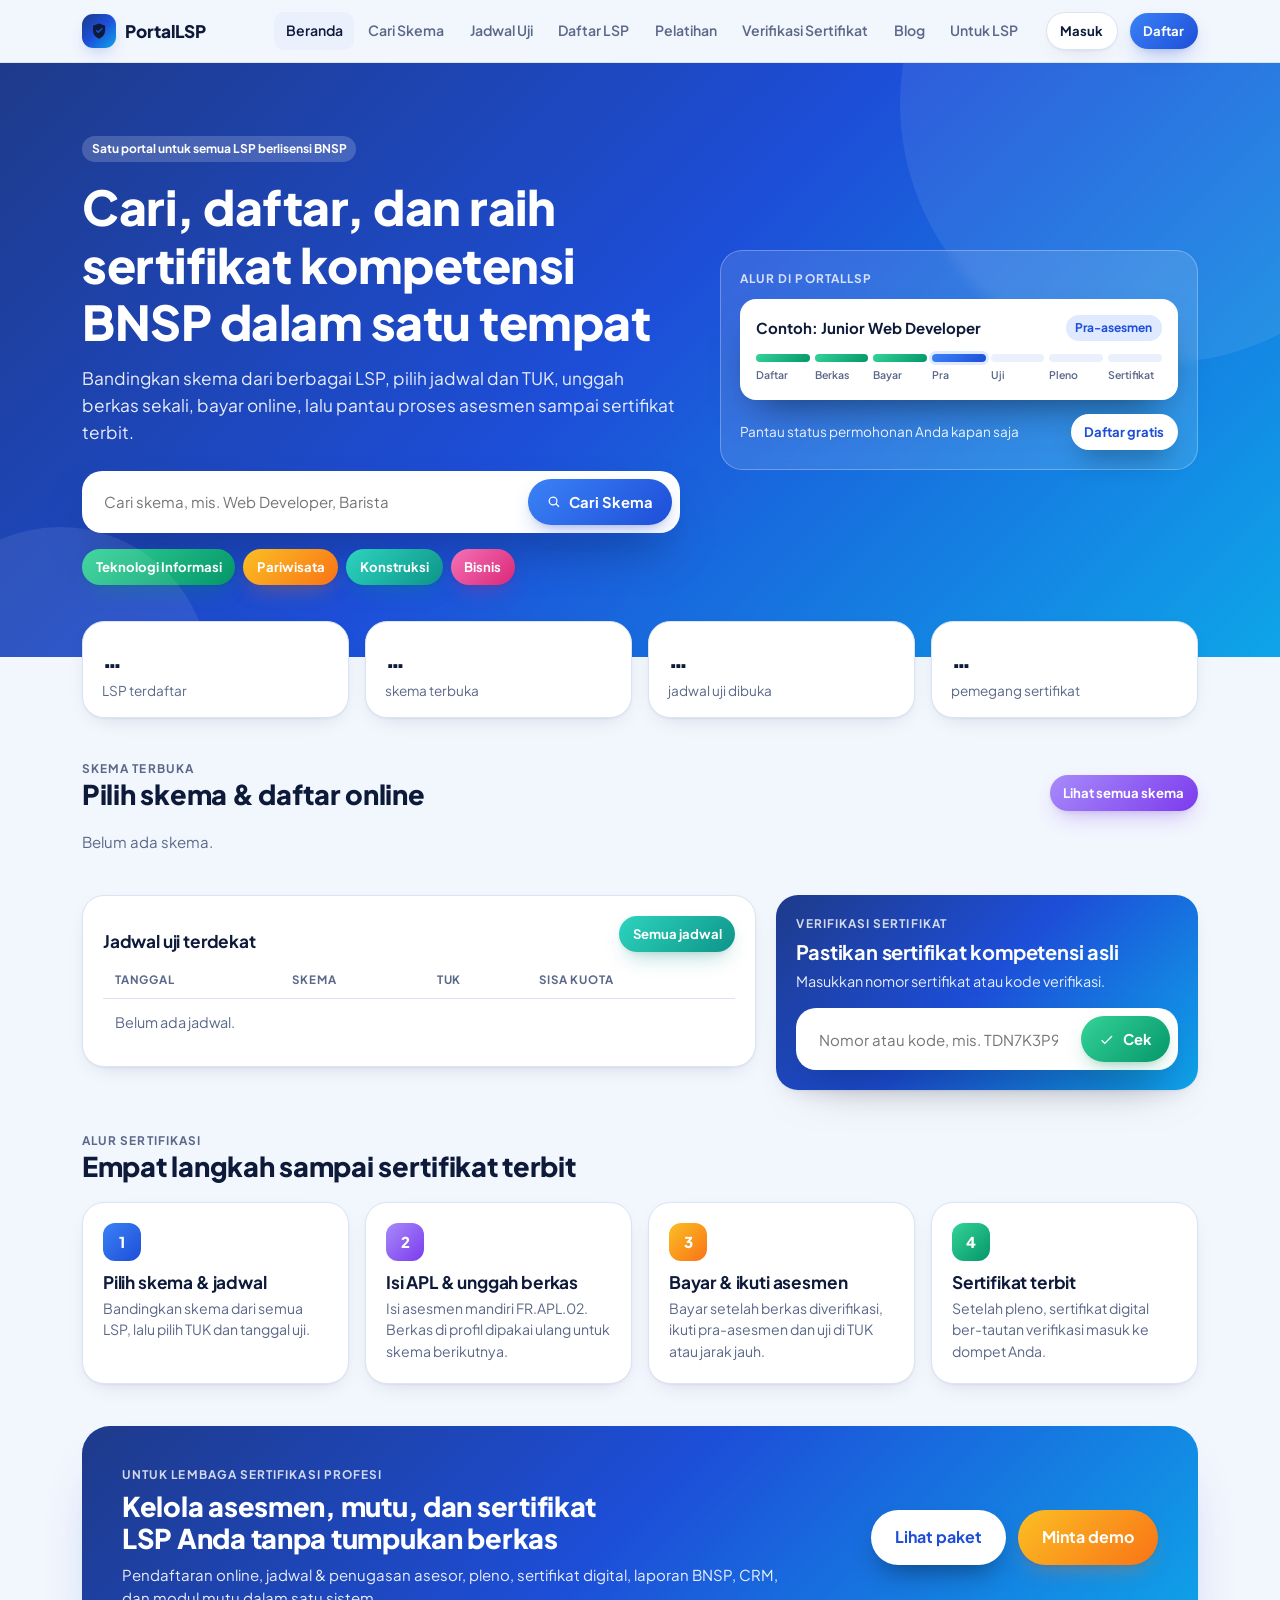
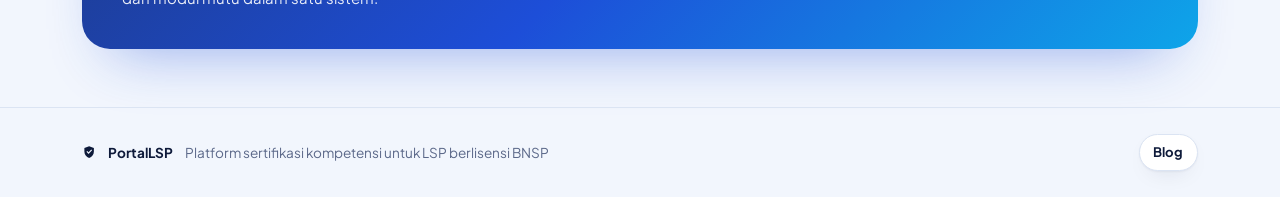
<file: app/public/index.html>
<!doctype html>
<html lang="id">
<head>
<meta charset="utf-8">
<meta name="viewport" content="width=device-width, initial-scale=1, viewport-fit=cover">
<meta name="robots" content="noindex, nofollow">
<title>PortalLSP</title>
<link rel="preconnect" href="https://fonts.googleapis.com">
<link rel="preconnect" href="https://fonts.gstatic.com" crossorigin>
<link rel="stylesheet" href="https://fonts.googleapis.com/css2?family=Plus+Jakarta+Sans:wght@400;500;600;700;800&family=JetBrains+Mono:wght@500&display=swap">
<style>
/* Layout: portal publik (topbar + konten) dan aplikasi (sidebar gradasi biru + konten); tombol gradasi warna-warni berbayang melayang */
:root{
  --bg:#f2f6fd; --surface:#ffffff; --surface-2:#eaf1fc; --fg:#0e1a3a; --muted:#5b6889; --line:#dbe4f3;
  --brand-a:#1e3a8a; --brand-b:#1d4ed8; --brand-c:#0ea5e9;
  --grad:linear-gradient(135deg,var(--brand-a) 0%,var(--brand-b) 48%,var(--brand-c) 100%);
  --g-blue:linear-gradient(135deg,#3b82f6,#1d4ed8); --s-blue:rgba(29,78,216,.45);
  --g-green:linear-gradient(135deg,#34d399,#059669); --s-green:rgba(5,150,105,.42);
  --g-orange:linear-gradient(135deg,#fbbf24,#f97316); --s-orange:rgba(249,115,22,.42);
  --g-pink:linear-gradient(135deg,#f472b6,#db2777); --s-pink:rgba(219,39,119,.42);
  --g-purple:linear-gradient(135deg,#a78bfa,#7c3aed); --s-purple:rgba(124,58,237,.42);
  --g-teal:linear-gradient(135deg,#2dd4bf,#0d9488); --s-teal:rgba(13,148,136,.42);
  --g-red:linear-gradient(135deg,#f87171,#dc2626); --s-red:rgba(220,38,38,.42);
  --ok:#059669; --ok-bg:#d9f7ea; --warn:#b45309; --warn-bg:#fdf0d5; --bad:#c81e1e; --bad-bg:#fde2e2; --info:#1d4ed8; --info-bg:#dfe9ff;
  --card-shadow:0 1px 2px rgba(14,26,58,.05),0 8px 24px -12px rgba(14,26,58,.18);
  --font:"Plus Jakarta Sans",ui-sans-serif,system-ui,-apple-system,"Segoe UI",Roboto,sans-serif;
  --mono:"JetBrains Mono",ui-monospace,SFMono-Regular,Menlo,Consolas,monospace;
  --r-sm:10px; --r-md:16px; --r-lg:22px;
}
@media (prefers-color-scheme: dark){:root:not([data-theme="light"]){
  --bg:#0a1126; --surface:#111a35; --surface-2:#172347; --fg:#e7edff; --muted:#9aa8cd; --line:#25335f;
  --brand-a:#172b6b; --brand-b:#1d4ed8; --brand-c:#0891b2;
  --ok:#34d399; --ok-bg:#0f3a2c; --warn:#fbbf24; --warn-bg:#3d2c0c; --bad:#f87171; --bad-bg:#431818; --info:#93b4ff; --info-bg:#1a2a5c;
  --card-shadow:0 1px 2px rgba(0,0,0,.3),0 10px 28px -12px rgba(0,0,0,.6); color-scheme:dark}}
:root[data-theme="dark"]{
  --bg:#0a1126; --surface:#111a35; --surface-2:#172347; --fg:#e7edff; --muted:#9aa8cd; --line:#25335f;
  --brand-a:#172b6b; --brand-b:#1d4ed8; --brand-c:#0891b2;
  --ok:#34d399; --ok-bg:#0f3a2c; --warn:#fbbf24; --warn-bg:#3d2c0c; --bad:#f87171; --bad-bg:#431818; --info:#93b4ff; --info-bg:#1a2a5c;
  --card-shadow:0 1px 2px rgba(0,0,0,.3),0 10px 28px -12px rgba(0,0,0,.6); color-scheme:dark}

*{box-sizing:border-box}
html,body{height:100%}
body{margin:0;background:var(--bg);color:var(--fg);font-family:var(--font);font-size:15px;line-height:1.55;-webkit-font-smoothing:antialiased}
h1,h2,h3,h4{margin:0;line-height:1.2;text-wrap:balance;letter-spacing:-.01em}
h1{font-size:clamp(1.9rem,4.4vw,3rem);font-weight:800}
h2{font-size:clamp(1.3rem,2.4vw,1.7rem);font-weight:800}
h3{font-size:1.08rem;font-weight:700}
p{margin:0}
a{color:inherit}
.muted{color:var(--muted)}
.mono{font-family:var(--mono);font-size:.86em;letter-spacing:0}
.num{font-variant-numeric:tabular-nums}
.eyebrow{font-size:.74rem;font-weight:700;letter-spacing:.09em;text-transform:uppercase;color:var(--muted)}
:focus-visible{outline:3px solid var(--brand-c);outline-offset:2px;border-radius:8px}

/* ---------- Tombol warna-warni melayang ---------- */
.btn{--g:var(--g-blue);--s:var(--s-blue);display:inline-flex;align-items:center;justify-content:center;gap:.5rem;border:0;cursor:pointer;
  font:inherit;font-weight:700;font-size:.92rem;color:#fff;background:var(--g);padding:.72rem 1.15rem;border-radius:999px;
  box-shadow:0 10px 22px -8px var(--s),0 2px 4px rgba(0,0,0,.06);transition:transform .18s ease,box-shadow .18s ease;white-space:nowrap;text-decoration:none}
.btn:hover{transform:translateY(-3px);box-shadow:0 18px 30px -10px var(--s),0 3px 6px rgba(0,0,0,.08)}
.btn:active{transform:translateY(-1px)}
.btn.sm{padding:.48rem .85rem;font-size:.82rem}
.btn.lg{padding:.95rem 1.5rem;font-size:1rem}
.btn.green{--g:var(--g-green);--s:var(--s-green)} .btn.orange{--g:var(--g-orange);--s:var(--s-orange)}
.btn.pink{--g:var(--g-pink);--s:var(--s-pink)} .btn.purple{--g:var(--g-purple);--s:var(--s-purple)}
.btn.teal{--g:var(--g-teal);--s:var(--s-teal)} .btn.red{--g:var(--g-red);--s:var(--s-red)}
.btn.ghost{background:var(--surface);color:var(--fg);box-shadow:var(--card-shadow);border:1px solid var(--line)}
.btn.white{background:#fff;color:#1d4ed8;box-shadow:0 14px 28px -10px rgba(0,0,0,.45)}
.btn.glass{background:rgba(255,255,255,.16);color:#fff;border:1px solid rgba(255,255,255,.35);box-shadow:0 10px 24px -12px rgba(0,0,0,.4)}
.ico{width:1.05em;height:1.05em;flex:none}
.btn:disabled{opacity:.6;cursor:not-allowed;transform:none}

/* ---------- Kartu, chip, tabel ---------- */
.card{background:var(--surface);border:1px solid var(--line);border-radius:var(--r-lg);box-shadow:var(--card-shadow);padding:1.25rem;min-width:0}
.chip{display:inline-flex;align-items:center;gap:.35rem;font-size:.75rem;font-weight:700;padding:.22rem .6rem;border-radius:999px;white-space:nowrap}
.chip.ok{background:var(--ok-bg);color:var(--ok)} .chip.warn{background:var(--warn-bg);color:var(--warn)}
.chip.bad{background:var(--bad-bg);color:var(--bad)} .chip.info{background:var(--info-bg);color:var(--info)}
.chip.plain{background:var(--surface-2);color:var(--muted)}
.dot{width:.55rem;height:.55rem;border-radius:50%;display:inline-block;flex:none}
.table-wrap{overflow-x:auto;border-radius:var(--r-md)}
table{width:100%;border-collapse:collapse;font-size:.9rem}
th{text-align:left;font-size:.72rem;letter-spacing:.07em;text-transform:uppercase;color:var(--muted);font-weight:700;padding:.6rem .75rem;border-bottom:1px solid var(--line);white-space:nowrap}
td{padding:.75rem;border-bottom:1px solid var(--line);vertical-align:middle}
tr:last-child td{border-bottom:0}
.row{display:flex;gap:.75rem;align-items:center;flex-wrap:wrap}
.spread{display:flex;justify-content:space-between;align-items:center;gap:.75rem;flex-wrap:wrap}
.stack{display:flex;flex-direction:column;gap:1rem}
.grid{display:grid;gap:1rem}
.g2{grid-template-columns:repeat(2,minmax(0,1fr))} .g3{grid-template-columns:repeat(3,minmax(0,1fr))} .g4{grid-template-columns:repeat(4,minmax(0,1fr))}
input,select,textarea{font:inherit;color:var(--fg);background:var(--surface);border:1px solid var(--line);border-radius:12px;padding:.7rem .9rem;width:100%;min-width:0}
label.f{display:flex;flex-direction:column;gap:.35rem;font-size:.82rem;font-weight:600;color:var(--muted)}
.tabs{display:flex;gap:.4rem;flex-wrap:wrap}
.flow{display:flex;gap:.35rem;flex-wrap:wrap;align-items:center;font-size:.78rem;font-weight:700}
.flow span{padding:.3rem .65rem;border-radius:999px;background:var(--surface-2);color:var(--muted)}
.flow i{font-style:normal;color:var(--muted)}
.qitem{display:flex;flex-direction:column;gap:.3rem;text-align:left;width:100%;background:var(--surface);border:1.5px solid var(--line);border-radius:14px;padding:.8rem .9rem;cursor:pointer;font:inherit;color:var(--fg)}
.qitem.on{border-color:var(--brand-b);background:var(--info-bg)}
.checklist{display:grid;gap:.45rem;margin:0;padding:0;list-style:none;font-size:.9rem}
.checklist label{display:flex;gap:.6rem;align-items:flex-start;cursor:pointer}
.checklist input{width:auto;margin-top:.25rem}
.navbadge{margin-left:auto;background:var(--g-orange);color:#fff;font-size:.68rem;font-weight:800;border-radius:999px;padding:.05rem .45rem;box-shadow:0 6px 12px -6px var(--s-orange)}
.sample{font-size:.72rem;font-weight:700;color:var(--warn);background:var(--warn-bg);padding:.15rem .5rem;border-radius:6px}

/* ---------- Portal publik ---------- */
.wrap{max-width:1180px;margin:0 auto;padding-inline:clamp(16px,4vw,32px)}
.topbar{position:sticky;top:env(safe-area-inset-top,0px);z-index:40;background:color-mix(in srgb,var(--bg) 82%,transparent);backdrop-filter:blur(12px);border-bottom:1px solid var(--line)}
.topbar .wrap{display:flex;align-items:center;gap:1rem;padding-block:.75rem}
.logo{display:flex;align-items:center;gap:.55rem;font-weight:800;font-size:1.08rem;cursor:pointer;background:none;border:0;color:inherit;font-family:inherit;padding:0}
.logo-mark{width:34px;height:34px;border-radius:11px;background:var(--grad);display:grid;place-items:center;box-shadow:0 8px 18px -8px var(--s-blue)}
.nav{display:flex;gap:.2rem;margin-left:auto;flex-wrap:wrap}
.nav button{background:none;border:0;font:inherit;font-weight:600;font-size:.88rem;color:var(--muted);padding:.5rem .7rem;border-radius:10px;cursor:pointer}
.nav button:hover,.nav button.on{color:var(--fg);background:var(--surface-2)}
.menu-btn{display:none;margin-left:auto}
.hero{background:var(--grad);color:#fff;position:relative;overflow:hidden}
.hero::before,.hero::after{content:"";position:absolute;border-radius:50%;background:rgba(255,255,255,.08);pointer-events:none}
.hero::before{width:520px;height:520px;right:-140px;top:-220px}
.hero::after{width:300px;height:300px;left:-90px;bottom:-170px}
.hero .wrap{position:relative;padding-block:clamp(2.5rem,7vw,4.5rem);display:grid;grid-template-columns:1.25fr 1fr;gap:2.5rem;align-items:center}
.hero p.lead{font-size:1.08rem;opacity:.9;max-width:52ch;margin-top:.9rem}
.search{margin-top:1.6rem;background:var(--surface);color:var(--fg);border-radius:20px;padding:.5rem;display:flex;gap:.5rem;box-shadow:0 24px 50px -20px rgba(0,0,0,.5);flex-wrap:wrap}
.search input,.search select{border:0;background:transparent;flex:1 1 180px}
.search select{flex:0 1 180px}
.quick{display:flex;gap:.5rem;flex-wrap:wrap;margin-top:1rem}
.hero-card{background:rgba(255,255,255,.12);border:1px solid rgba(255,255,255,.28);border-radius:var(--r-lg);padding:1.2rem;backdrop-filter:blur(6px)}
.hero-card .cert{background:#fff;color:#0e1a3a;border-radius:16px;padding:1rem;box-shadow:0 20px 40px -18px rgba(0,0,0,.55)}
.stats{display:grid;grid-template-columns:repeat(4,minmax(0,1fr));gap:1rem;margin-top:-2.2rem;position:relative;z-index:2}
.stat{background:var(--surface);border-radius:var(--r-lg);padding:1rem 1.2rem;box-shadow:var(--card-shadow);border:1px solid var(--line)}
.stat b{font-size:1.6rem;font-weight:800;display:block;font-variant-numeric:tabular-nums}
section.block{padding-block:2.6rem}
.sec-head{display:flex;justify-content:space-between;align-items:end;gap:1rem;margin-bottom:1.2rem;flex-wrap:wrap}
.skema{display:flex;flex-direction:column;gap:.8rem;transition:transform .18s ease,box-shadow .18s ease;cursor:pointer}
.skema:hover{transform:translateY(-4px);box-shadow:0 22px 40px -18px var(--s-blue)}
.skema .badge{width:46px;height:46px;border-radius:14px;display:grid;place-items:center;color:#fff;font-weight:800;font-size:.95rem}
.skema .meta{display:flex;gap:.4rem;flex-wrap:wrap}
.price{font-weight:800;font-size:1.1rem;font-variant-numeric:tabular-nums}
.steps{display:grid;grid-template-columns:repeat(4,minmax(0,1fr));gap:1rem}
.step-n{width:38px;height:38px;border-radius:12px;display:grid;place-items:center;color:#fff;font-weight:800;margin-bottom:.7rem}
.cta{background:var(--grad);color:#fff;border-radius:28px;padding:clamp(1.5rem,4vw,2.5rem);display:flex;justify-content:space-between;align-items:center;gap:1.5rem;flex-wrap:wrap;box-shadow:0 30px 60px -30px var(--s-blue)}
.filters{display:flex;gap:.5rem;flex-wrap:wrap}
.fchip{border:1px solid var(--line);background:var(--surface);color:var(--fg);font:inherit;font-weight:600;font-size:.84rem;padding:.45rem .85rem;border-radius:999px;cursor:pointer}
.fchip.on{background:var(--g-blue);color:#fff;border-color:transparent;box-shadow:0 8px 18px -8px var(--s-blue)}
.layout-2{display:grid;grid-template-columns:minmax(0,1.6fr) minmax(0,1fr);gap:1.25rem;align-items:start}
.sched-opt{display:flex;gap:.8rem;align-items:center;border:1.5px solid var(--line);border-radius:14px;padding:.8rem;cursor:pointer}
.sched-opt.on{border-color:var(--brand-b);background:var(--info-bg)}
.stepper{display:flex;gap:.4rem;flex-wrap:wrap;margin-bottom:1.2rem}
.stepper span{flex:1 1 120px;font-size:.78rem;font-weight:700;padding:.5rem .7rem;border-radius:12px;background:var(--surface-2);color:var(--muted)}
.stepper span.done{background:var(--ok-bg);color:var(--ok)} .stepper span.now{background:var(--g-blue);color:#fff;box-shadow:0 8px 18px -8px var(--s-blue)}
.pay{display:grid;grid-template-columns:repeat(3,minmax(0,1fr));gap:.7rem}
.pay label{border:1.5px solid var(--line);border-radius:14px;padding:.8rem;display:flex;gap:.6rem;align-items:center;cursor:pointer;font-weight:600}
.pay input{width:auto}
.plans{display:grid;grid-template-columns:repeat(3,minmax(0,1fr));gap:1.2rem;align-items:start}
.plan.feat{border:2px solid var(--brand-b);transform:translateY(-8px)}
.plan ul{padding-left:1.1rem;margin:.6rem 0 0;display:grid;gap:.35rem;font-size:.9rem}
footer{border-top:1px solid var(--line);padding-block:1.6rem;margin-top:1rem;font-size:.85rem}

/* ---------- Aplikasi (setelah login) ---------- */
.app{display:grid;grid-template-columns:262px minmax(0,1fr);min-height:100%}
.side{background:var(--grad);color:#fff;padding:1.1rem .85rem;display:flex;flex-direction:column;gap:1rem;position:sticky;top:0;height:100vh;overflow-y:auto}
.side .logo{color:#fff}
.side .logo-mark{background:rgba(255,255,255,.18);box-shadow:none}
.tenant{background:rgba(255,255,255,.12);border:1px solid rgba(255,255,255,.22);border-radius:14px;padding:.7rem .8rem;font-size:.8rem}
.tenant b{display:block;font-size:.9rem}
.side nav{display:flex;flex-direction:column;gap:.15rem}
.side nav button{display:flex;align-items:center;gap:.65rem;background:none;border:0;color:rgba(255,255,255,.82);font:inherit;font-weight:600;font-size:.88rem;padding:.6rem .7rem;border-radius:12px;cursor:pointer;text-align:left}
.side nav button:hover{background:rgba(255,255,255,.12);color:#fff}
.side nav button.on{background:#fff;color:#1d4ed8;box-shadow:0 12px 24px -12px rgba(0,0,0,.55)}
.side nav .grp{font-size:.66rem;letter-spacing:.1em;text-transform:uppercase;opacity:.6;padding:.7rem .7rem .2rem;font-weight:700}
.main{min-width:0;display:flex;flex-direction:column}
.apptop{position:sticky;top:env(safe-area-inset-top,0px);z-index:30;background:color-mix(in srgb,var(--bg) 85%,transparent);backdrop-filter:blur(10px);border-bottom:1px solid var(--line);padding:.7rem clamp(16px,3vw,28px);display:flex;align-items:center;gap:.8rem;flex-wrap:wrap}
.apptop select{width:auto;padding:.5rem .8rem;font-weight:600;font-size:.86rem}
.avatar{width:36px;height:36px;border-radius:50%;background:var(--g-pink);color:#fff;display:grid;place-items:center;font-weight:800;font-size:.85rem;box-shadow:0 8px 16px -8px var(--s-pink)}
.bell{position:relative;background:var(--surface);border:1px solid var(--line);border-radius:12px;width:38px;height:38px;display:grid;place-items:center;cursor:pointer;color:var(--fg)}
.bell i{position:absolute;top:-4px;right:-4px;background:var(--g-red);color:#fff;font-style:normal;font-size:.65rem;font-weight:800;border-radius:999px;padding:.05rem .35rem}
.content{padding:clamp(16px,3vw,28px);display:flex;flex-direction:column;gap:1.25rem}
.kpi{display:flex;gap:.9rem;align-items:center}
.kpi .k-ico{width:46px;height:46px;border-radius:14px;display:grid;place-items:center;color:#fff;flex:none}
.kpi b{font-size:1.5rem;font-weight:800;display:block;font-variant-numeric:tabular-nums;line-height:1.1}
.track{display:grid;grid-template-columns:repeat(7,minmax(0,1fr));gap:.3rem;margin-top:.8rem}
.track div{height:8px;border-radius:99px;background:var(--surface-2)}
.track div.d{background:var(--g-green)} .track div.n{background:var(--g-blue);box-shadow:0 0 0 3px var(--info-bg)}
.track-l{display:grid;grid-template-columns:repeat(7,minmax(0,1fr));gap:.3rem;font-size:.66rem;color:var(--muted);margin-top:.35rem;font-weight:600}
.cert-card{border-radius:var(--r-lg);padding:1.1rem;color:#fff;position:relative;overflow:hidden;box-shadow:0 18px 34px -16px var(--s)}
.cert-card::after{content:"";position:absolute;width:160px;height:160px;border-radius:50%;background:rgba(255,255,255,.12);right:-50px;top:-60px}
.funnel{display:flex;flex-direction:column;gap:.55rem}
.funnel .bar{height:30px;border-radius:10px;display:flex;align-items:center;padding-inline:.7rem;color:#fff;font-weight:700;font-size:.8rem;min-width:max-content}
.day{display:grid;grid-template-columns:70px minmax(0,1fr);gap:.8rem;padding:.75rem 0;border-bottom:1px solid var(--line)}
.day:last-child{border-bottom:0}
.ev{border-left:4px solid var(--c);background:var(--surface-2);border-radius:10px;padding:.55rem .75rem;margin-bottom:.45rem}
.ev:last-child{margin-bottom:0}
.alert{display:flex;gap:.7rem;align-items:flex-start;padding:.75rem .9rem;border-radius:14px}
.alert.warn{background:var(--warn-bg);color:var(--warn)} .alert.bad{background:var(--bad-bg);color:var(--bad)} .alert.info{background:var(--info-bg);color:var(--info)}
.empty{text-align:center;padding:2.5rem 1rem}
.empty ul{display:inline-grid;gap:.4rem;text-align:left;margin:1rem 0 0;padding-left:1.2rem}
.menu-mobile{display:none}

/* ---------- Bar demo melayang ---------- */
.demo{position:fixed;left:50%;transform:translateX(-50%);bottom:calc(14px + env(safe-area-inset-bottom,0px));z-index:60;background:var(--surface);border:1px solid var(--line);border-radius:999px;box-shadow:0 22px 50px -18px rgba(14,26,58,.55);padding:.35rem;display:flex;gap:.25rem;align-items:center;max-width:calc(100vw - 24px);overflow-x:auto}
.demo span{font-size:.7rem;font-weight:800;letter-spacing:.08em;text-transform:uppercase;color:var(--muted);padding-inline:.6rem .3rem;white-space:nowrap}
.demo button{border:0;background:none;font:inherit;font-weight:700;font-size:.8rem;padding:.45rem .8rem;border-radius:999px;color:var(--muted);cursor:pointer;white-space:nowrap}
.demo button.on{background:var(--g-blue);color:#fff;box-shadow:0 8px 16px -8px var(--s-blue)}
.toast{position:fixed;right:18px;bottom:calc(84px + env(safe-area-inset-bottom,0px));z-index:70;background:var(--g-green);color:#fff;font-weight:700;padding:.8rem 1.1rem;border-radius:14px;box-shadow:0 18px 30px -12px var(--s-green);max-width:calc(100vw - 36px)}
body{padding-bottom:90px}

@media (max-width:980px){
  .hero .wrap,.layout-2{grid-template-columns:minmax(0,1fr)}
  .hero-card{display:none}
  .g4,.stats,.steps{grid-template-columns:repeat(2,minmax(0,1fr))}
  .g3,.plans{grid-template-columns:minmax(0,1fr)}
  .plan.feat{transform:none}
  .nav{display:none;position:absolute;top:100%;left:0;right:0;background:var(--surface);flex-direction:column;padding:.6rem;border-bottom:1px solid var(--line);box-shadow:var(--card-shadow)}
  .nav.open{display:flex}
  .menu-btn{display:inline-flex}
  .topbar .auth .btn{padding:.42rem .7rem;font-size:.78rem}
  .topbar .logo{font-size:.98rem}
  .app{grid-template-columns:minmax(0,1fr)}
  .side{display:none}
  .menu-mobile{display:flex;gap:.4rem;overflow-x:auto;padding:.6rem clamp(16px,3vw,28px) 0;scrollbar-width:none}
  .menu-mobile button{flex:none;border:1px solid var(--line);background:var(--surface);color:var(--fg);font:inherit;font-weight:600;font-size:.8rem;padding:.4rem .75rem;border-radius:999px;cursor:pointer}
  .menu-mobile button.on{background:var(--g-blue);color:#fff;border-color:transparent}
}
@media (max-width:560px){
  .g2,.pay{grid-template-columns:minmax(0,1fr)}
  .stats,.g4{grid-template-columns:repeat(2,minmax(0,1fr))}
  .steps{grid-template-columns:minmax(0,1fr)}
  .search select{flex:1 1 100%}
  .search .btn{flex:1 1 100%}
}
@media (prefers-reduced-motion:reduce){*{transition:none!important;animation:none!important}.btn:hover,.skema:hover{transform:none}}
</style>
</head>
<body>
<div id="root"></div>
<div class="toast" id="toast" role="status" aria-live="polite" hidden></div>
<script src="app.js?v=19"></script>
</body>
</html>
</file>
